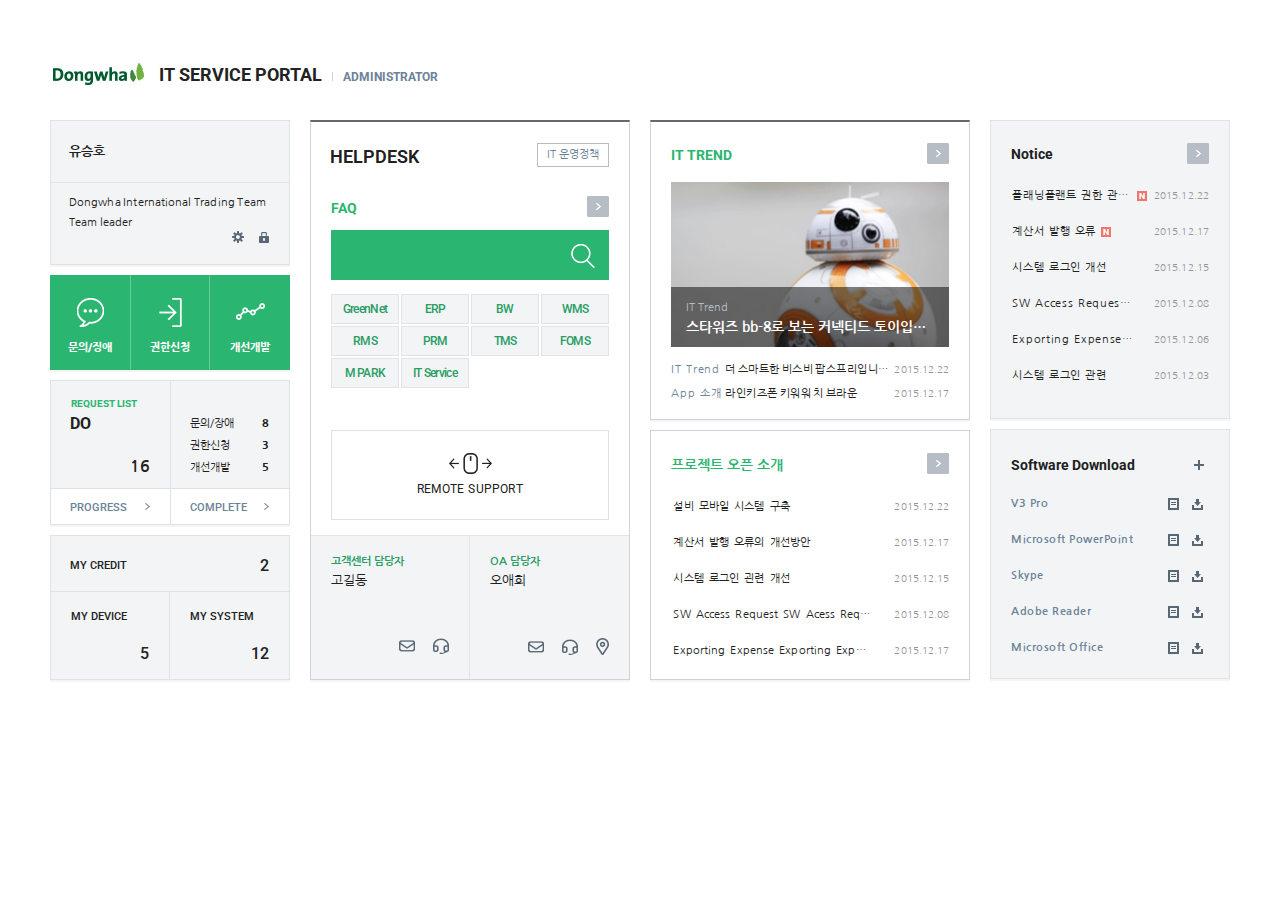
<file: index.html>
<!DOCTYPE html>
<html lang="ko">
<head>
    <meta charset="UTF-8">
    <meta http-equiv="X-UA-Compatible" content="IE=edge">
    <meta name="viewport" content="width=device-width, initial-scale=1.0">
    <title>Dongwha IT SERVICE PORTAL</title>
    <link rel="stylesheet" href="css/reset.css">
    <link rel="stylesheet" href="css/style.css">
</head>
<body>
    <div id="wrap">
        <header>
            <h1><a href="index.html" class="logo"><img src="img/logo.jpg" alt="동화 로고"><span class="main_title en">IT SERVICE PORTAL</span></a></h1>
            <p class="sub_title en">ADMINISTRATOR</p>
        </header>
        <div class="section_wrap">
            <div class="inner">
                <section class="section1 container240">
                    <div class="box gray_box">
                        <div class="name">유승호</div>
                        <div class="info">
                            <p>Dongwha International Trading Team <br> Team leader</p>
                            <div class="settings_wrap">
                                <span class="settings"></span>
                                <span class="security"></span>
                            </div>
                        </div>
                    </div>
                    <div class="box inquiry_box">
                        <a href="#" class="inquiry">문의/징애</a>
                        <a href="#" class="authority">권한신청</a>
                        <a href="#" class="inprove">개선개발</a>
                    </div>
                    <div class="box">
                        <div class="request_list ">
                            <div class="list_box col1 strong">
                                <p class="en">REQUEST LIST</p>
                                <div class="do_area">
                                    <span class="en">DO</span>
                                    <span>16</span>
                                </div>
                            </div>
                            <div class="list_box col1">
                                <div class="text_area">
                                    <div>
                                        <span class="txt">문의/장애</span>
                                        <span class="num">8</span>
                                    </div>
                                    <div>
                                        <span class="txt">권한신청</span>
                                        <span class="num">3</span>
                                    </div>
                                    <div>
                                        <span class="txt">개선개발</span>
                                        <span class="num">5</span>
                                    </div>
                                </div>
                            </div>
                            <div class="list_box col2">
                                <p class="en">PROGRESS</p>
                            </div>
                            <div class="list_box col2">
                                <p class="en">COMPLETE</p>
                            </div>
                        </div>
                    </div>
                    <div class="box gray_box my_box_wrap en clearfix">
                        <div class="my_box credit">
                            <a href="#">
                                <span class="en">MY CREDIT</span>
                                <span class="num">2</span>
                            </a>
                        </div>
                        <div class="my_box device">
                            <a href="#">
                                <span class="en">MY DEVICE</span>
                                <span class="num">5</span>
                            </a>
                        </div>
                        <div class="my_box system">
                            <a href="#">
                                <span class="en">MY SYSTEM</span>
                                <span class="num">12</span>
                            </a>
                        </div>
                    </div>
                </section>

                <section class="section2 container320">
                    <div class="section_top">
                        <div class="help_area"> 
                            <p class="en">HELPDESK</p>
                            <a href="itpolicy.html" class="policy" target="_blank">IT 운영정책</a>
                        </div>
                        <div class="sub_header">
                            <h3 class="en">FAQ</h3>
                            <a href="faq2depth.html" class="more"><span class="ir_pm">더보기</span></a>
                        </div>
                        <div class="search_box"><input type="text"></div>
                        <ul class="keywords_list">
                            <li><a href="#" class="en">GreenNet</a></li>
                            <li><a href="#" class="en">ERP</a></li>
                            <li><a href="#" class="en">BW</a></li>
                            <li><a href="#" class="en">WMS</a></li>
                            <li><a href="#" class="en">RMS</a></li>
                            <li><a href="#" class="en">PRM</a></li>
                            <li><a href="#" class="en">TMS</a></li>
                            <li><a href="#" class="en">FOMS</a></li>
                            <li><a href="#" class="en">M PARK</a></li>
                            <li><a href="#" class="en">IT Service</a></li>
                        </ul>
                        <div class="reomte_box">
                            <div class="mouse_area">
                                <span class="mouse_left"></span>
                                <span class="mouse"></span>
                                <span class="mouse_right"></span>
                            </div>
                            <p class="en">REMOTE SUPPORT</p>
                        </div>
                    </div>
                    <div class="section_bottom">
                        <div class="manager_box">
                            <p class="manager">고객센터 담당자</p>
                            <p class="name">고길동</p>
                            <div class="icon_area">
                                <a href="#" class="msg"></a>
                                <a href="#" class="headphone"></a>
                            </div>
                        </div>
                        <div class="manager_box">
                            <p class="manager">OA 담당자</p>
                            <p class="name">오애희</p>
                            <div class="icon_area">
                                <a href="#" class="msg"></a>
                                <a href="#" class="headphone"></a>
                                <a href="#" class="locate"></a>
                            </div>
                        </div>
                    </div>
                </section>

                <section class="section3 container320">
                    <div class="trend_box box">
                        <div class="sub_header">
                            <h3 class="en">IT TREND</h3>
                            <a href="it_trend.html" class="more"><span class="ir_pm">더보기</span></a>
                        </div>
                        <div class="img_wrap">
                            <div class="img_area"></div>
                            <div class="img_content">
                                <p class="img_category">IT Trend</p>
                                <p class="txt">스타워즈 bb-8로 보는 커넥티드 토이입니다.</p>
                            </div>
                        </div>
                        <ul class="list_area">
                            <li>
                                <a href="trend_layerpop.html">
                                    <span class="category">IT Trend</span>
                                    <span class="content">더 스마트한 비스비 팝스프리입니다.</span>
                                    <span class="date">2015.12.22</span>
                                </a>
                            </li>
                            <li>
                                <a href="trend_layerpop.html">
                                    <span class="category">App 소개</span>
                                    <span class="content">라인키즈폰 키워워 치 브라운</span>
                                    <span class="date">2015.12.17</span>
                                </a>
                            </li>
                        </ul>
                    </div>
                    <div class="project_box box">
                        <div class="sub_header">
                            <h3>프로젝트 오픈 소개</h3>
                            <a href="#" class="more"><span class="ir_pm">더보기</span></a>
                        </div>
                        <ul class="list_area">
                            <li>
                                <a href="#">
                                    <span class="content">설비 모바일 시스템 구축</span>
                                    <span class="date">2015.12.22</span>
                                </a>
                            </li>
                            <li>
                                <a href="#">
                                    <span class="content">계산서 발행 오류의 개선방안</span>
                                    <span class="date">2015.12.17</span>
                                </a>
                            </li>
                            <li>
                                <a href="#">
                                    <span class="content">시스템 로그인 괸련 개선</span>
                                    <span class="date">2015.12.15</span>
                                </a>
                            </li>
                            <li>
                                <a href="#">
                                    <span class="content">SW Access Request SW Acess Request</span>
                                    <span class="date">2015.12.08</span>
                                </a>
                            </li>
                            <li>
                                <a href="#">
                                    <span class="content">Exporting Expense Exporting Expense</span>
                                    <span class="date">2015.12.17</span>
                                </a>
                            </li>
                        </ul>
                    </div>
                </section>

                <section class="section4 container240">
                    <div class="notice_box gray_box box">
                        <div class="sub_header">
                            <h3 class="en">Notice</h3>
                            <a href="#" class="more"><span class="ir_pm">더보기</span></a>
                        </div>
                        <ul class="notice_list list_area">
                            <li>
                                <a href="#">
                                    <div class="content_wrap">
                                        <span class="content">플래닝플랜트 권한 관려건입니다.</span>
                                        <span><img src="img/new.png" alt="새로운소식"></span>
                                    </div>
                                    <span class="date">2015.12.22</span>
                                </a>
                            </li>
                            <li>
                                <a href="#">
                                    <div class="content_wrap">
                                        <span class="content">계산서 발행 오류</span>
                                        <span><img src="img/new.png" alt="새로운소식"></span>
                                    </div>
                                    <span class="date">2015.12.17</span>
                                </a>
                            </li>
                            <li>
                                <a href="#">
                                    <span class="content">시스템 로그인 개선</span>
                                    <span class="date">2015.12.15</span>
                                </a>
                            </li>
                            <li>
                                <a href="#">
                                    <span class="content">SW Access Request SW Access</span>
                                    <span class="date">2015.12.08</span>
                                </a>
                            </li>
                            <li>
                                <a href="#">
                                    <span class="content">Exporting Expenses Exporting Expenses</span>
                                    <span class="date">2015.12.06</span>
                                </a>
                            </li>
                            <li>
                                <a href="#">
                                    <span class="content">시스템 로그인 관련</span>
                                    <span class="date">2015.12.03</span>
                                </a>
                            </li>
                        </ul>
                    </div>
                    <div class="download_box gray_box box">
                        <div class="sub_header">
                            <h3 class="en ">Software Download</h3>
                            <a href="software_download.html" class="more"><span class="ir_pm">더보기</span></a>
                        </div>
                        <ul class="download_list list_area">
                            <li>
                                <span class="content">V3 Pro</span>
                                <div class="icon_wrap">
                                    <a href="#" class="preview"></a>
                                    <a href="#" class="download"></a>
                                </div>
                            </li>
                            <li>
                                <span class="content">Microsoft PowerPoint</span>
                                <div class="icon_wrap">
                                    <a href="#" class="preview"></a>
                                    <a href="#" class="download"></a>
                                </div>
                            </li>
                            <li>
                                <span class="content">Skype</span>
                                <div class="icon_wrap">
                                    <a href="#" class="preview"></a>
                                    <a href="#" class="download"></a>
                                </div>
                            </li>
                            <li>
                                <span class="content">Adobe Reader</span>
                                <div class="icon_wrap">
                                    <a href="#" class="preview"></a>
                                    <a href="#" class="download"></a>
                                </div>
                            </li>
                            <li>
                                <span class="content">Microsoft Office</span>
                                <div class="icon_wrap">
                                    <a href="#" class="preview"></a>
                                    <a href="#" class="download"></a>
                                </div>
                            </li>
                            <li>
                                <span class="content">Microsoft Office</span>
                                <div class="icon_wrap">
                                    <a href="#" class="preview"></a>
                                    <a href="#" class="download"></a>
                                </div>
                            </li>
                            <li>
                                <span class="content">Microsoft Office</span>
                                <div class="icon_wrap">
                                    <a href="#" class="preview"></a>
                                    <a href="#" class="download"></a>
                                </div>
                            </li>
                        </ul>  
                    </div>
                </section>
            </div>
        </div>
    </div>
</body>
</html>
</file>
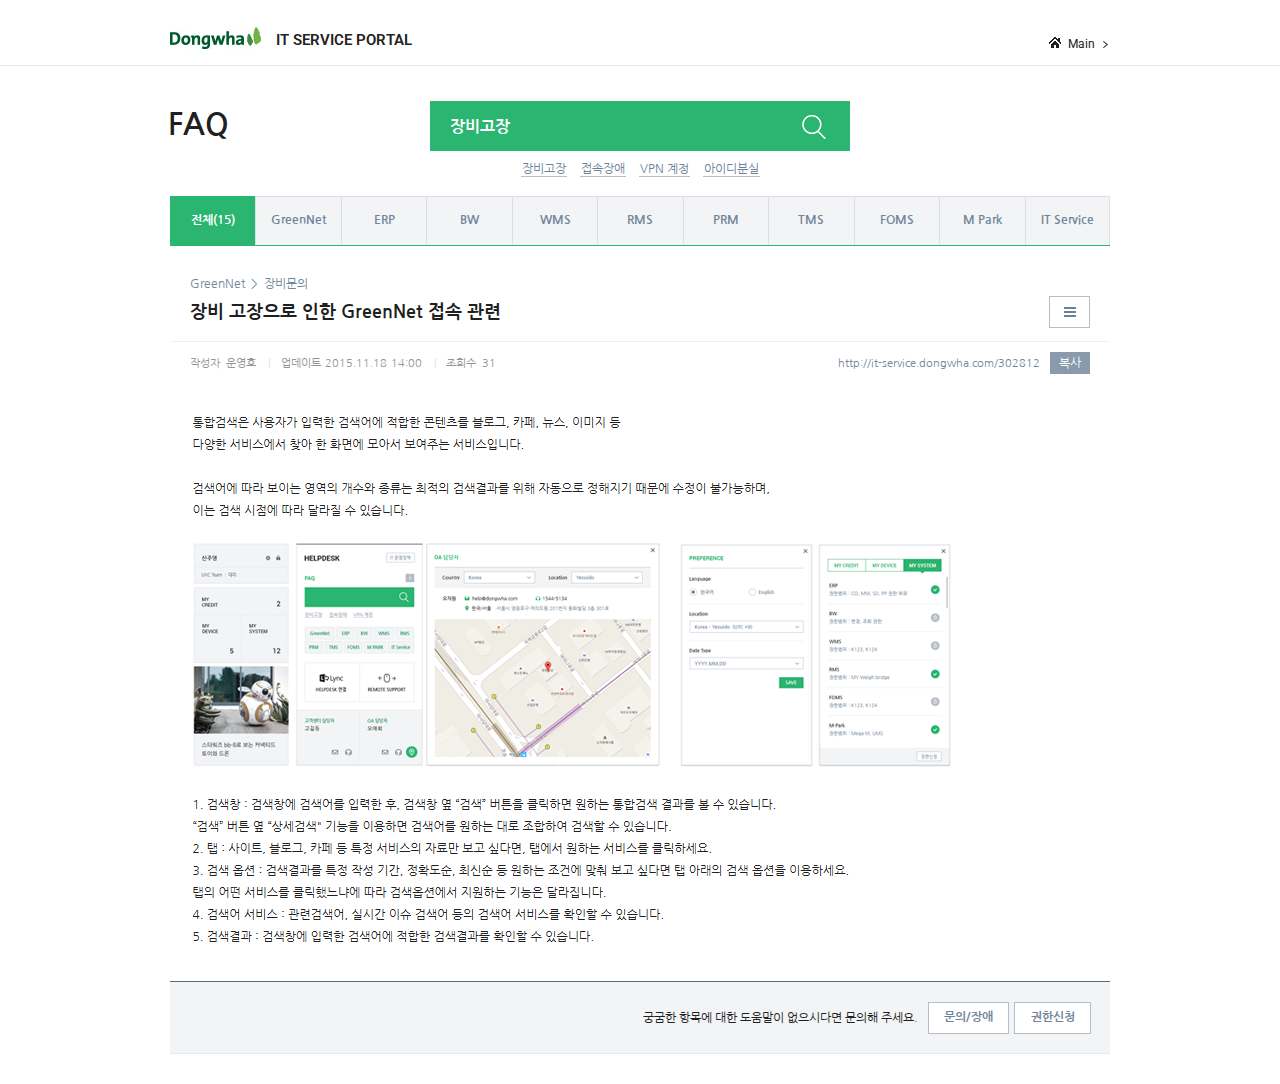
<file: faq.html>
<!DOCTYPE html>
<html lang="ko">
<head>
    <meta charset="UTF-8">
    <meta http-equiv="X-UA-Compatible" content="IE=edge">
    <meta name="viewport" content="width=device-width, initial-scale=1.0">
    <title>FAQ</title>
    <link rel="stylesheet" href="css/reset.css">
    <link rel="stylesheet" href="css/style.css">
</head>
<body>
    <div class="header_wrap">
        <div class="header">
            <div class="header_left">
                <a href="index.html" class="logo">
                    <h1><img src="img/logo.jpg" alt="동화 로고"></h1>
                    <p class="main_tit en">IT SERVICE PORTAL</p>
                </a>
            </div>
            <a href="index.html" class="main en">Main</a>
        </div>
    </div>
    <div class="inner940 faq">
        <nav class="faq_search_wrap">
            <h2>FAQ</h2>
            <div class="search_box_wrap">
                <div class="search_box">
                    <input type="text" value="장비고장">
                </div>
                <div class="keywords_wrap">
                    <div class="keyword"><a href="#">장비고장</a></div>
                    <div class="keyword"><a href="#">접속장애</a></div>
                    <div class="keyword"><a href="#">VPN 계정</a></div>
                    <div class="keyword"><a href="#">아이디분실</a></div>
                </div>
            </div>
        </nav>
        <ul class="tabs">
            <li class="active"><a href="#tab1">전체(15)</a></li>
            <li><a href="#tab2">GreenNet</a></li>
            <li><a href="#tab3">ERP</a></li>
            <li><a href="#tab4">BW</a></li>
            <li><a href="#tab5">WMS</a></li>
            <li><a href="#tab6">RMS</a></li>
            <li><a href="#tab7">PRM</a></li>
            <li><a href="#tab8">TMS</a></li>
            <li><a href="#tab9">FOMS</a></li>
            <li><a href="#tab10">M Park</a></li>
            <li><a href="#tab11">IT Service</a></li>
        </ul>
        <div class="contents_wrap">
            <div class="title_wrap">
                <div class="title_area">
                    <div class="text_wrap">
                        <span class="categorize">GreenNet > 장비문의</span>
                        <p class="tit">장비 고장으로 인한 GreenNet 접속 관련</p>
                    </div>
                    <a href="#" class="ham btn"></a>
                </div>
                <div class="info_area_wrap">
                    <div class="info_area">
                        <span>작성자 운영호</span>
                        <span class="update">업데이트 2015.11.18 14:00</span>
                        <span>조회수 31</span>
                    </div>
                    <div class="info_left">
                        <a href="#" class="url">http://it-service.dongwha.com/302812</a>
                        <button class="copy">복사</button>
                    </div>
                </div>
            </div>
            <div class="contents_area">
                <div class="contents"></div>
            </div>
        </div>
        <div class="faq_bottom">
            <p>궁굼한 항목에 대한 도움말이 없으시다면 문의해 주세요.</p>
            <div class="btn_wrap">
                <a href="from_write.html" class="btn query">문의/장애</a>
                <a href="from_write.html" class="btn">권한신청</a>
            </div>
        </div>
    </div>
</body>
</html>
</file>
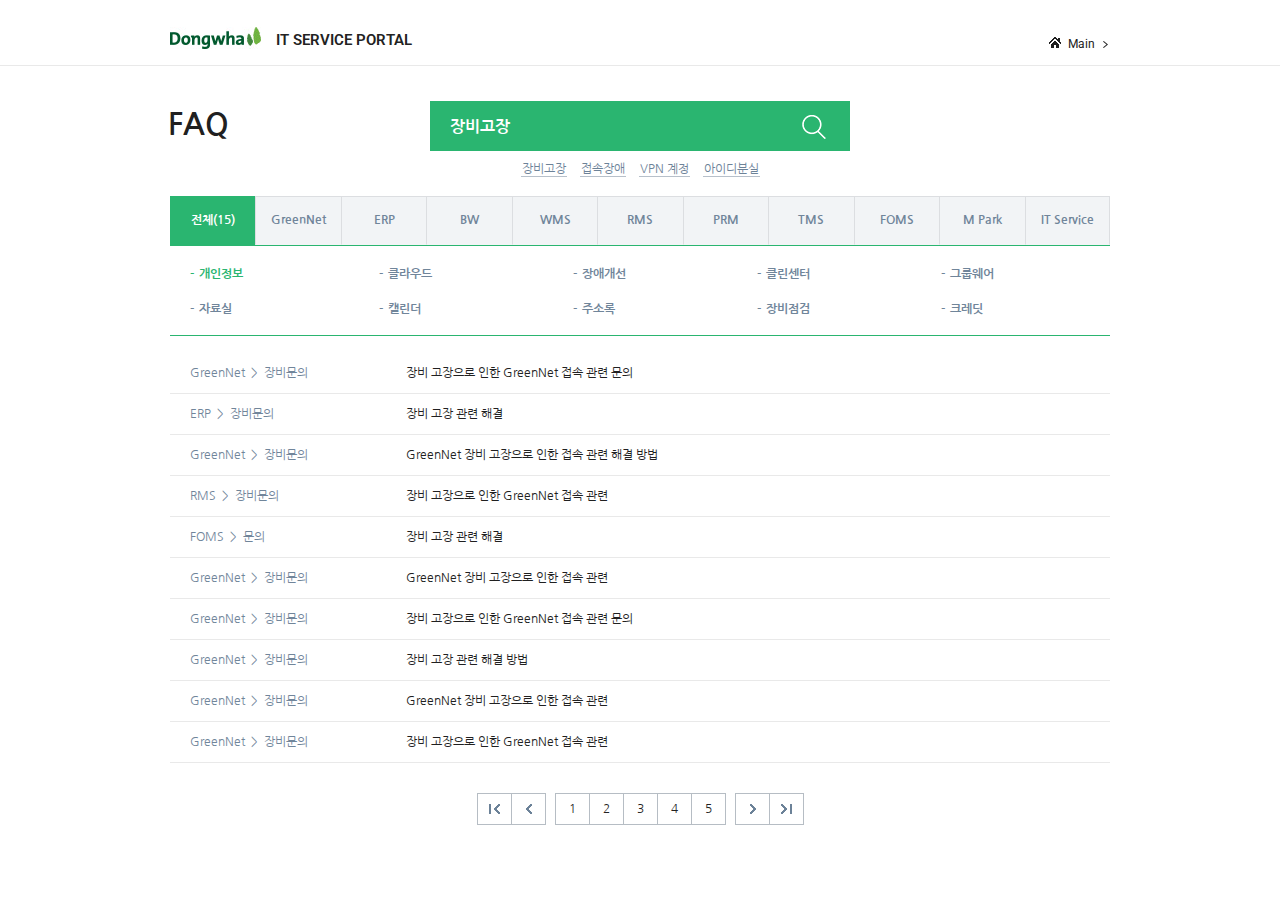
<file: faq2depth.html>
<!DOCTYPE html>
<html lang="ko">
<head>
    <meta charset="UTF-8">
    <meta http-equiv="X-UA-Compatible" content="IE=edge">
    <meta name="viewport" content="width=device-width, initial-scale=1.0">
    <title>FAQ</title>
    <link rel="stylesheet" href="css/reset.css">
    <link rel="stylesheet" href="css/style.css">
</head>
<body>
    <div class="header_wrap">
        <div class="header">
            <div class="header_left">
                <a href="index.html" class="logo">
                    <h1><img src="img/logo.jpg" alt="동화 로고"></h1>
                    <p class="main_tit en">IT SERVICE PORTAL</p>
                </a>
            </div>
            <a href="index.html" class="main en">Main</a>
        </div>
    </div>
    <div class="inner940">
        <nav class="faq_search_wrap">
            <h2>FAQ</h2>
            <div class="search_box_wrap">
                <div class="search_box">
                    <input type="text" value="장비고장">
                </div>
                <div class="keywords_wrap">
                    <div class="keyword"><a href="#">장비고장</a></div>
                    <div class="keyword"><a href="#">접속장애</a></div>
                    <div class="keyword"><a href="#">VPN 계정</a></div>
                    <div class="keyword"><a href="#">아이디분실</a></div>
                </div>
            </div>
        </nav>
        <section>
            <div class="tab_wrap">
                <ul class="tabs" data-tabgroup="first-tab-group">
                    <li class="active"><a href="#tab1">전체(15)</a></li>
                    <li><a href="#tab2">GreenNet</a></li>
                    <li><a href="#tab3">ERP</a></li>
                    <li><a href="#tab4">BW</a></li>
                    <li><a href="#tab5">WMS</a></li>
                    <li><a href="#tab6">RMS</a></li>
                    <li><a href="#tab7">PRM</a></li>
                    <li><a href="#tab8">TMS</a></li>
                    <li><a href="#tab9">FOMS</a></li>
                    <li><a href="#tab10">M Park</a></li>
                    <li><a href="#tab11">IT Service</a></li>
                </ul>
                <ul id="tab1" class="tab_list">
                    <li class="active"><a href="#">개인정보</a></li>
                    <li><a href="#">클라우드</a></li>
                    <li><a href="#">장애개선</a></li>
                    <li><a href="#">클린센터</a></li>
                    <li><a href="#">그룹웨어</a></li>
                    <li><a href="#">자료실</a></li>
                    <li><a href="#">캘린더</a></li>
                    <li><a href="#">주소록</a></li>
                    <li><a href="#">장비점검</a></li>
                    <li><a href="#">크레딧</a></li>
                </ul>
            </div>
            <div class="tbl_list_area">
                <ul class="article_list">
                    <li>
                        <span class="categorize">GreenNet  >  장비문의</span>
                        <div style="cursor: pointer;" onclick="location.href='faq.html';" class="article_tit">장비 고장으로 인한 GreenNet 접속 관련 문의</div>
                    </li>
                    <li>
                        <span class="categorize">ERP  >  장비문의</span>
                        <div style="cursor: pointer;" onclick="location.href='faq.html';" class="article_tit">장비 고장 관련 해결</div>
                    </li>
                    <li>
                        <span class="categorize">GreenNet  >  장비문의</span>
                        <div style="cursor: pointer;" onclick="location.href='faq.html';" class="article_tit">GreenNet 장비 고장으로 인한 접속 관련 해결 방법</div>
                    </li>
                    <li>
                        <span class="categorize">RMS  >  장비문의</span>
                        <div style="cursor: pointer;" onclick="location.href='faq.html';" class="article_tit">장비 고장으로 인한 GreenNet 접속 관련</div>
                    </li>
                    <li>
                        <span class="categorize">FOMS  >  문의</span>
                        <div style="cursor: pointer;" onclick="location.href='faq.html';" class="article_tit">장비 고장 관련 해결</div>
                    </li>
                    <li>
                        <span class="categorize">GreenNet  >  장비문의</span>
                        <div style="cursor: pointer;" onclick="location.href='faq.html';" class="article_tit">GreenNet 장비 고장으로 인한 접속 관련</div>
                    </li>
                    <li>
                        <span class="categorize">GreenNet  >  장비문의</span>
                        <div style="cursor: pointer;" onclick="location.href='faq.html';" class="article_tit">장비 고장으로 인한 GreenNet 접속 관련 문의</div>
                    </li>
                    <li>
                        <span class="categorize">GreenNet  >  장비문의</span>
                        <div style="cursor: pointer;" onclick="location.href='faq.html';" class="article_tit">장비 고장 관련 해결 방법</div>
                    </li>
                    <li>
                        <span class="categorize">GreenNet  >  장비문의</span>
                        <div style="cursor: pointer;" onclick="location.href='faq.html';" class="article_tit">GreenNet 장비 고장으로 인한 접속 관련</div>
                    </li>
                    <li>
                        <span class="categorize">GreenNet  >  장비문의</span>
                        <div style="cursor: pointer;" onclick="location.href='faq.html';" class="article_tit">장비 고장으로 인한 GreenNet 접속 관련</div>
                    </li>
                </ul>
                <div class="pagination">
                    <div class="prev_area">
                        <a href="#" class="btn_first btn"></a>
                        <a href="#" class="btn_prev btn"></a>
                    </div>
                    <div class="page_list">
                        <a href="#" class="btn">1</a>
                        <a href="#" class="btn is_on">2</a>
                        <a href="#" class="btn">3</a>
                        <a href="#" class="btn">4</a>
                        <a href="#" class="btn">5</a>
                    </div>
                    <div class="next_area">
                        <a href="#" class="btn_next btn"></a>
                        <a href="#" class="btn_last btn"></a>
                    </div>
                </div>
            </div>
        </section>
    </div>
</body>
</html>
</file>
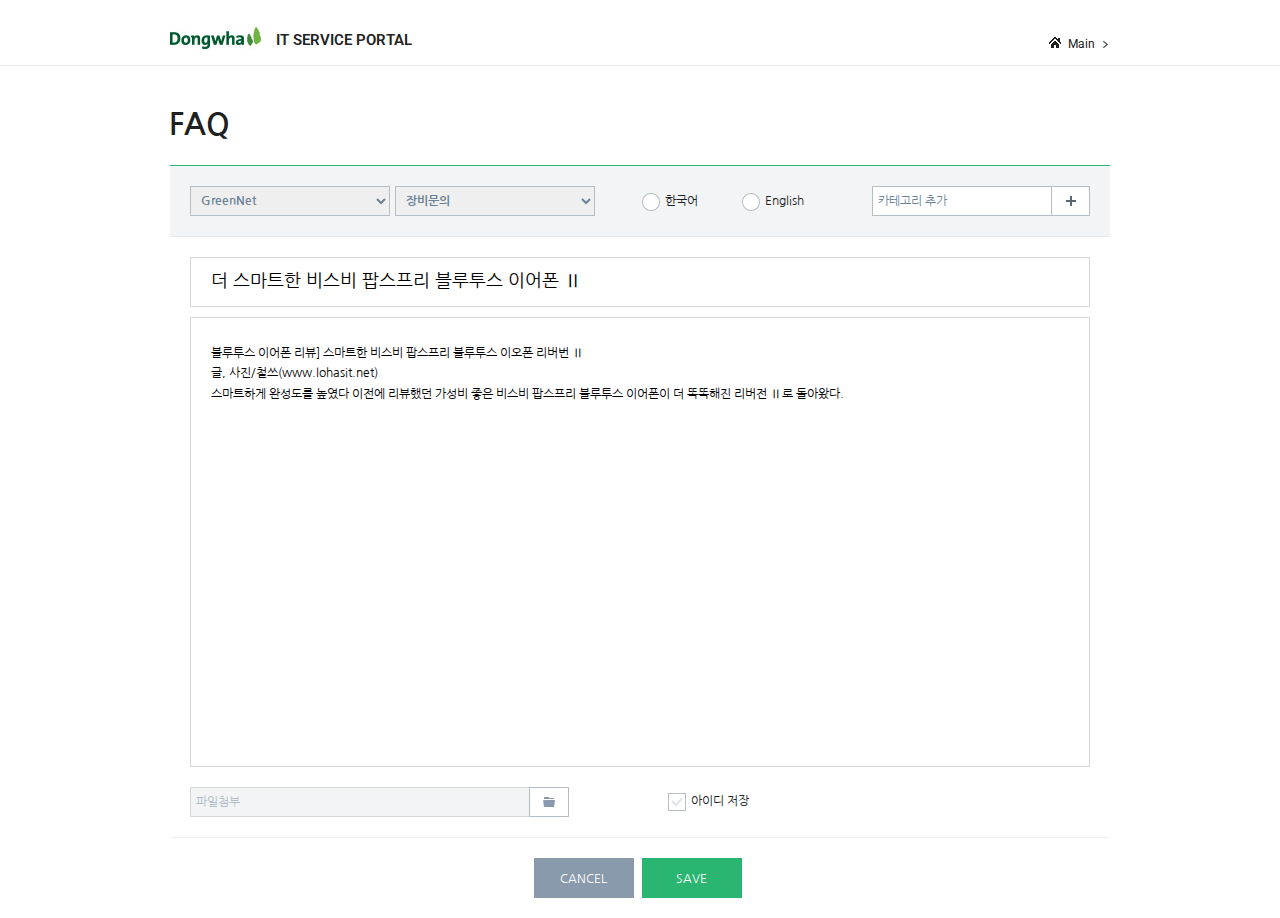
<file: from_write.html>
<!DOCTYPE html>
<html lang="ko">
<head>
    <meta charset="UTF-8">
    <meta http-equiv="X-UA-Compatible" content="IE=edge">
    <meta name="viewport" content="width=device-width, initial-scale=1.0">
    <title>From Write_FAQ</title>
    <link rel="stylesheet" href="css/reset.css">
    <link rel="stylesheet" href="css/style.css">
</head>
<body>
    <div class="header_wrap">
        <div class="header">
            <div class="header_left">
                <a href="index.html" class="logo">
                    <h1><img src="img/logo.jpg" alt="동화 로고"></h1>
                    <p class="main_tit en">IT SERVICE PORTAL</p>
                </a>
            </div>
            <a href="index.html" class="main en">Main</a>
        </div>
    </div>
    <div class="inner940 form_write">
        <h2 class="head_title">FAQ</h2>
        <div class="category_box">
            <div class="select_area">
                <div class="select_wrap">
                    <select name="greennet" id="greennet" class="greennet select_box">
                        <option value="greennet">GreenNet</option>
                    </select>
                </div>
                <div class="select_wrap">
                    <select name="inqury" id="inquiry" class="inquiry select_box">
                        <option value="inquiry">장비문의</option>
                    </select>
                </div>
            </div>
            <div class="lang_area radio_btn_wrap">
                <div class="radio_btn">
                    <input type="radio" name="lang" id="ko">
                    <label for="ko" class="ko">한국어</label>
                </div>
                <div class="radio_btn">
                    <input type="radio" name="lang" id="en">
                    <label for="en">English</label>
                </div>
            </div>

            <div class="add_category">
                <input type="text" id="category" value="카테고리 추가" class="category">
                <button class="more_btn btn"></button>
            </div>
        </div>
        <div class="faq_contents_wrap">
            <div class="contents_tit">
                <input type="text" value="더 스마트한 비스비 팝스프리 블루투스 이어폰 Ⅱ">
            </div>
            <textarea class="contents_txt" style="resize: none;">블루투스 이어폰 리뷰] 스마트한 비스비 팝스프리 블루투스 이오폰 리버번 Ⅱ &#10;글, 사진/철쓰(www.lohasit.net)&#10;스마트하게 완성도를 높였다 이전에 리뷰했던 가성비 좋은 비스비 팝스프리 블루투스 이어폰이 더 똑똑해진 리버전 Ⅱ로 돌아왔다.
            </textarea>
            <div class="contents_bottom">
                <div class="upload_file_area">
                    <input type="text" value="파일첨부">
                    <div class="folder_btn"></div>
                </div>
                <div class="checkbox_area">
                    <div class="checkbox">
                        <input type="checkbox" id="save_id1">
                        <label for="save_id1">아이디 저장</label>
                    </div>
                    <!-- <div class="checkbox">
                        <input type="checkbox" id="save_id2">
                        <label for="save_id2">아이디 저장</label>
                    </div> -->
                </div>
            </div>
        </div>
        <div class="button_wrap">
            <button class="button cancel">CANCEL</button>
            <button class="button save">SAVE</button>
        </div>
    </div>
</body>
</html>
</file>
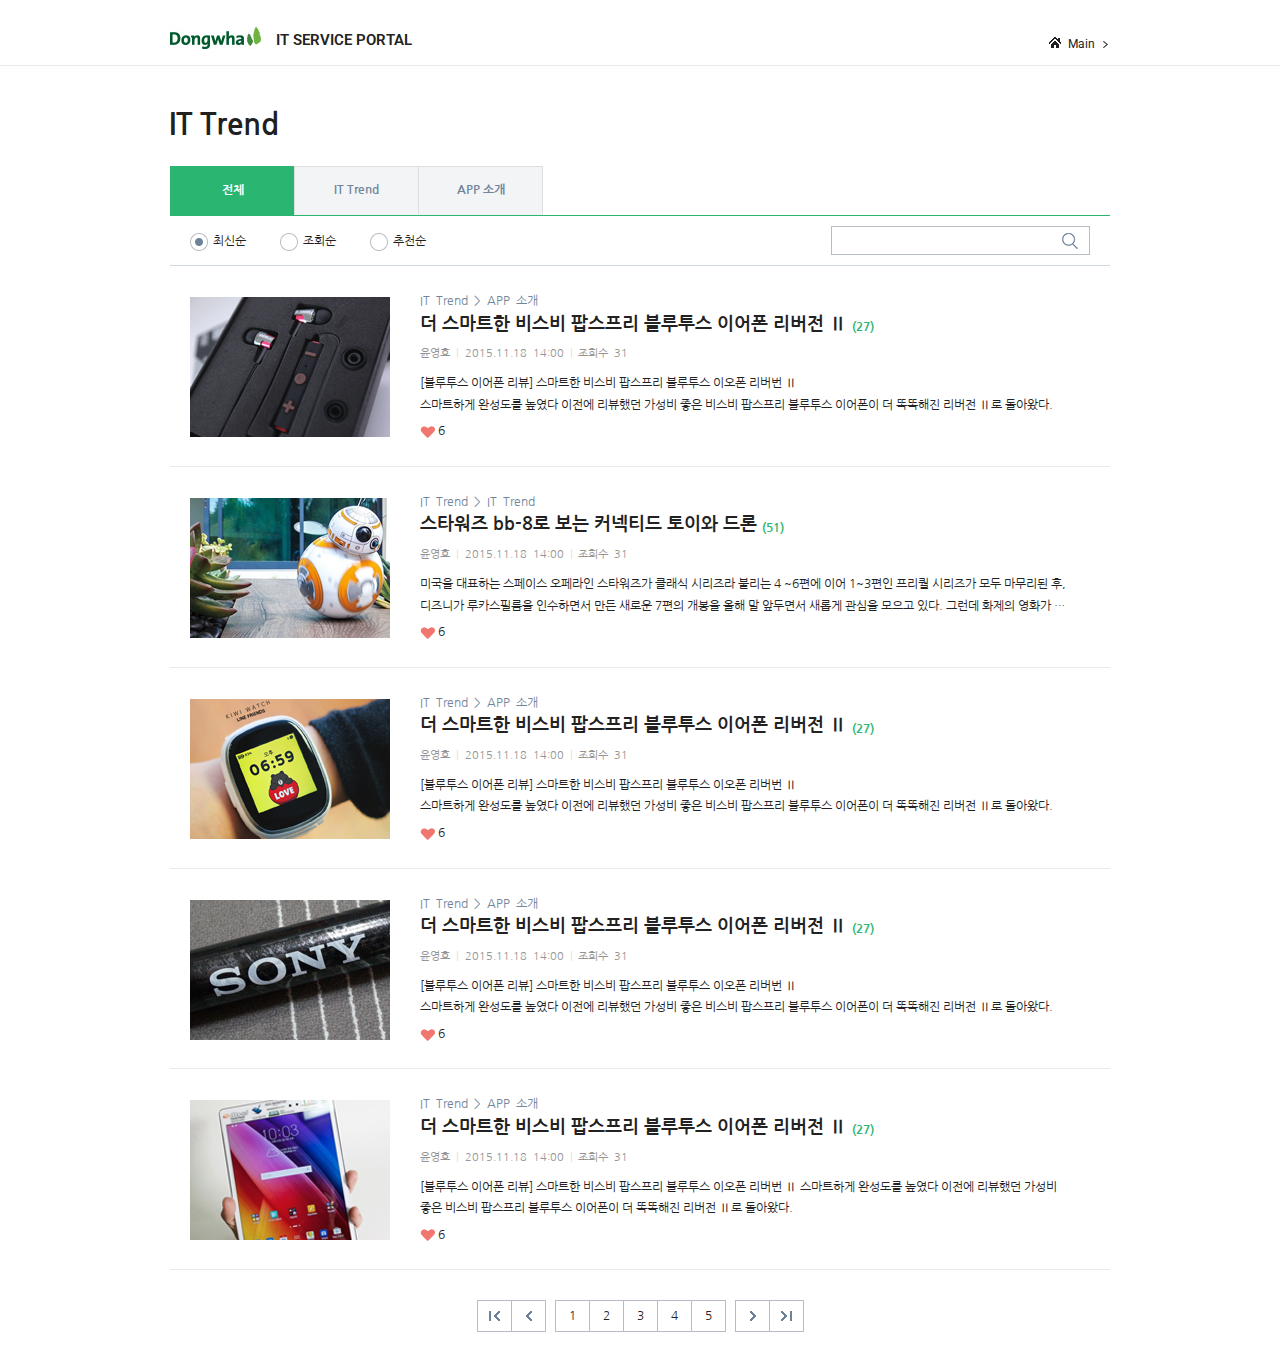
<file: it_trend.html>
<!DOCTYPE html>
<html lang="ko">
<head>
    <meta charset="UTF-8">
    <meta http-equiv="X-UA-Compatible" content="IE=edge">
    <meta name="viewport" content="width=device-width, initial-scale=1.0">
    <title>IT Trend</title>
    <link rel="stylesheet" href="css/reset.css">
    <link rel="stylesheet" href="css/style.css">
</head>
<body>
    <div class="header_wrap">
        <div class="header">
            <div class="header_left">
                <a href="index.html" class="logo">
                    <h1><img src="img/logo.jpg" alt="동화 로고"></h1>
                    <p class="main_tit en">IT SERVICE PORTAL</p>
                </a>
            </div>
            <a href="index.html" class="main en">Main</a>
        </div>
    </div>
    <div class="inner940 it_trend_wrap">
        <h2 class="it_trend">IT Trend</h2>
        <ul class="tabs clearfix">
            <li class="active"><a href="#tab1">전체</a></li>
            <li><a href="#tab2">IT Trend</a></li>
            <li><a href="#tab3">APP 소개</a></li>
        </ul>
        <div class="it_search_wrap clearfix">
            <div class="radio_btn_wrap fl">
                <div class="radio_btn">
                    <input type="radio" id="new" name="drone" value="new" checked>
                    <label for="new">최신순</label>
                </div>
                <div class="radio_btn">
                    <input type="radio" id="hits" name="drone" value="hits">
                    <label for="hits">조회순</label>
                </div>
                <div class="radio_btn">
                    <input type="radio" id="recommend" name="drone" value="recommend">
                    <label for="recommend">추천순</label>
                </div>
            </div>
            <div class="it_search fr">
                <input type="text">
            </div>
        </div>
        <div class="trend_contents_wrap">
            <ul class="article_list">
                <li>
                    <a href="trend_layerpop.html">
                        <div class="img_area"><div class="img"></div></div>
                        <div class="text_wrap">
                            <div class="text_top">
                                <p class="categorize">IT Trend > APP 소개</p>
                                <div class="tit_wrap">
                                    <p class="tit">더 스마트한 비스비 팝스프리 블루투스 이어폰 리버전 Ⅱ</p>
                                    <span class="sub_num">(27)</span>
                                </div>
                                <div class="info_area">
                                    <span>윤영호</span>
                                    <span>2015.11.18 14:00</span>
                                    <span>조회수 31</span>
                                </div>
                            </div>
                            <div class="text_bottom">
                                <p>[블루투스 이어폰 리뷰] 스마트한 비스비 팝스프리 블루투스 이오폰 리버번 Ⅱ <br> 스마트하게 완성도를 높였다 이전에 리뷰했던 가성비 좋은 비스비 팝스프리 블루투스 이어폰이 더 똑똑해진 리버전 Ⅱ로 돌아왔다.</p>
                                <p><img src="img/heart.png" alt="좋아요"> 6</p>
                            </div>
                        </div>
                    </a>
                </li>
                <li>
                    <a href="trend_layerpop.html">
                        <div class="img_area"><div class="img"></div></div>
                        <div class="text_wrap">
                            <div class="text_top">
                                <p class="categorize">IT Trend > IT Trend</p>
                                <div class="tit_wrap">
                                    <p class="tit">스타워즈 bb-8로 보는 커넥티드 토이와 드론</p>
                                    <span class="sub_num">(51)</span>
                                </div>
                                <div class="info_area">
                                    <span>윤영호</span>
                                    <span>2015.11.18 14:00</span>
                                    <span>조회수 31</span>
                                </div>
                            </div>
                            <div class="text_bottom">
                                <p>미국을 대표하는 스페이스 오페라인 스타워즈가 클래식 시리즈라 불리는 4 ~6편에 이어 1~3편인 프리퀄 시리즈가 모두 마무리된 후, 디즈니가 루카스필름을 인수하면서 만든 새로운 7편의 개봉을 올해 말 앞두면서 새롭게 관심을 모으고 있다. 그런데 화제의 영화가 미국을 대표합니다.</p>
                                <p><img src="img/heart.png" alt="좋아요"> 6</p>
                            </div>
                        </div>
                    </a>
                </li>
                <li>
                    <a href="trend_layerpop.html">
                        <div class="img_area"><div class="img"></div></div>
                        <div class="text_wrap">
                            <div class="text_top">
                                <p class="categorize">IT Trend > APP 소개</p>
                                <div class="tit_wrap">
                                    <p class="tit">더 스마트한 비스비 팝스프리 블루투스 이어폰 리버전 Ⅱ</p>
                                    <span class="sub_num">(27)</span>
                                </div>
                                <div class="info_area">
                                    <span>윤영호</span>
                                    <span>2015.11.18 14:00</span>
                                    <span>조회수 31</span>
                                </div>
                            </div>
                            <div class="text_bottom">
                                <p>[블루투스 이어폰 리뷰] 스마트한 비스비 팝스프리 블루투스 이오폰 리버번 Ⅱ <br> 스마트하게 완성도를 높였다 이전에 리뷰했던 가성비 좋은 비스비 팝스프리 블루투스 이어폰이 더 똑똑해진 리버전 Ⅱ로 돌아왔다.</p>
                                <p><img src="img/heart.png" alt="좋아요"> 6</p>
                            </div>
                        </div>
                    </a>
                </li>
                <li>
                    <a href="trend_layerpop.html">
                        <div class="img_area"><div class="img"></div></div>
                        <div class="text_wrap">
                            <div class="text_top">
                                <p class="categorize">IT Trend > APP 소개</p>
                                <div class="tit_wrap">
                                    <p class="tit">더 스마트한 비스비 팝스프리 블루투스 이어폰 리버전 Ⅱ</p>
                                    <span class="sub_num">(27)</span>
                                </div>
                                <div class="info_area">
                                    <span>윤영호</span>
                                    <span>2015.11.18 14:00</span>
                                    <span>조회수 31</span>
                                </div>
                            </div>
                            <div class="text_bottom">
                                <p>[블루투스 이어폰 리뷰] 스마트한 비스비 팝스프리 블루투스 이오폰 리버번 Ⅱ <br> 스마트하게 완성도를 높였다 이전에 리뷰했던 가성비 좋은 비스비 팝스프리 블루투스 이어폰이 더 똑똑해진 리버전 Ⅱ로 돌아왔다.</p>
                                <p><img src="img/heart.png" alt="좋아요"> 6</p>
                            </div>
                        </div>
                    </a>
                </li>
                <li>
                    <a href="trend_layerpop.html">
                        <div class="img_area"><div class="img"></div></div>
                        <div class="text_wrap">
                            <div class="text_top">
                                <p class="categorize">IT Trend > APP 소개</p>
                                <div class="tit_wrap">
                                    <p class="tit">더 스마트한 비스비 팝스프리 블루투스 이어폰 리버전 Ⅱ</p>
                                    <span class="sub_num">(27)</span>
                                </div>
                                <div class="info_area">
                                    <span>윤영호</span>
                                    <span>2015.11.18 14:00</span>
                                    <span>조회수 31</span>
                                </div>
                            </div>
                            <div class="text_bottom">
                                <p>[블루투스 이어폰 리뷰] 스마트한 비스비 팝스프리 블루투스 이오폰 리버번 Ⅱ 스마트하게 완성도를 높였다 이전에 리뷰했던 가성비 좋은 비스비 팝스프리 블루투스 이어폰이 더 똑똑해진 리버전 Ⅱ로 돌아왔다.</p>
                                <p><img src="img/heart.png" alt="좋아요"> 6</p>
                            </div>
                        </div>
                    </a>
                </li>
            </ul>
        </div>
        <div class="pagination">
            <div class="prev_area">
                <a href="#" class="btn_first btn"></a>
                <a href="#" class="btn_prev btn"></a>
            </div>
            <div class="page_list">
                <a href="#" class="btn">1</a>
                <a href="#" class="btn is_on">2</a>
                <a href="#" class="btn">3</a>
                <a href="#" class="btn">4</a>
                <a href="#" class="btn">5</a>
            </div>
            <div class="next_area">
                <a href="#" class="btn_next btn"></a>
                <a href="#" class="btn_last btn"></a>
            </div>
        </div>
    </div>
</body>
</html>
</file>
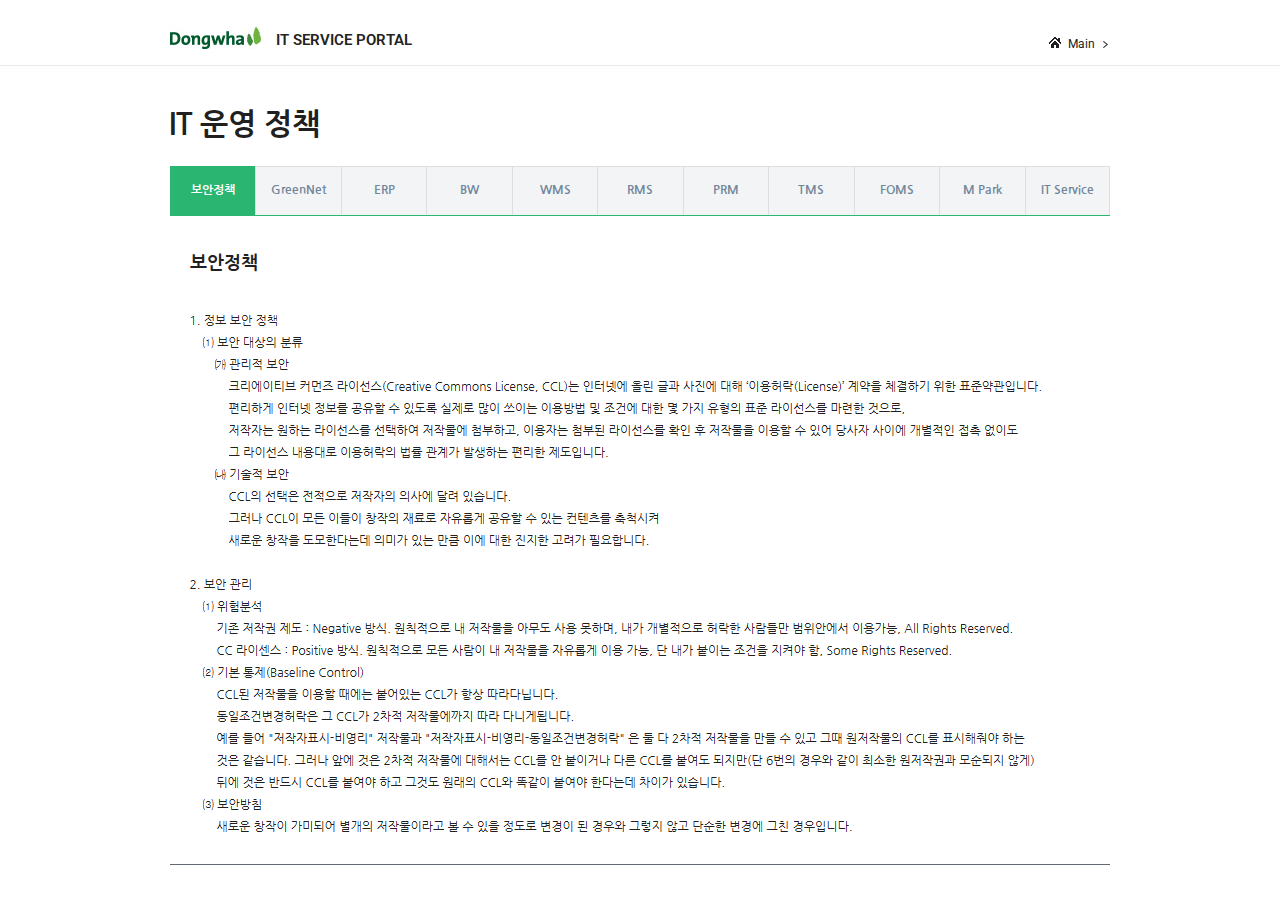
<file: itpolicy.html>
<!DOCTYPE html>
<html lang="ko">
<head>
    <meta charset="UTF-8">
    <meta http-equiv="X-UA-Compatible" content="IE=edge">
    <meta name="viewport" content="width=device-width, initial-scale=1.0">
    <title>IT 운영 정책</title>
    <link rel="stylesheet" href="css/reset.css">
    <link rel="stylesheet" href="css/style.css">
</head>
<body>
    <div class="header_wrap">
        <div class="header">
            <div class="header_left">
                <a href="index.html" class="logo">
                    <h1><img src="img/logo.jpg" alt="동화 로고"></h1>
                    <p class="main_tit en">IT SERVICE PORTAL</p>
                </a>
            </div>
            <a href="index.html" class="main en">Main</a>
        </div>
    </div>
    <div class="inner940 itpolicy_wrap">
        <h2 class="head_title">IT 운영 정책</h2>
        <ul class="tabs">
            <li class="active"><a href="#tab1">보안정책</a></li>
            <li><a href="#tab2">GreenNet</a></li>
            <li><a href="#tab3">ERP</a></li>
            <li><a href="#tab4">BW</a></li>
            <li><a href="#tab5">WMS</a></li>
            <li><a href="#tab6">RMS</a></li>
            <li><a href="#tab7">PRM</a></li>
            <li><a href="#tab8">TMS</a></li>
            <li><a href="#tab9">FOMS</a></li>
            <li><a href="#tab10">M Park</a></li>
            <li><a href="#tab11">IT Service</a></li>
        </ul>
        <div class="contents_area">
            <div class="contents">
            <h4>보안정책</h4>
                <img src="img/itpolicy_cont.png" alt="보안정책">
            </div>
        </div>
    </div>
</body>
</html>
</file>
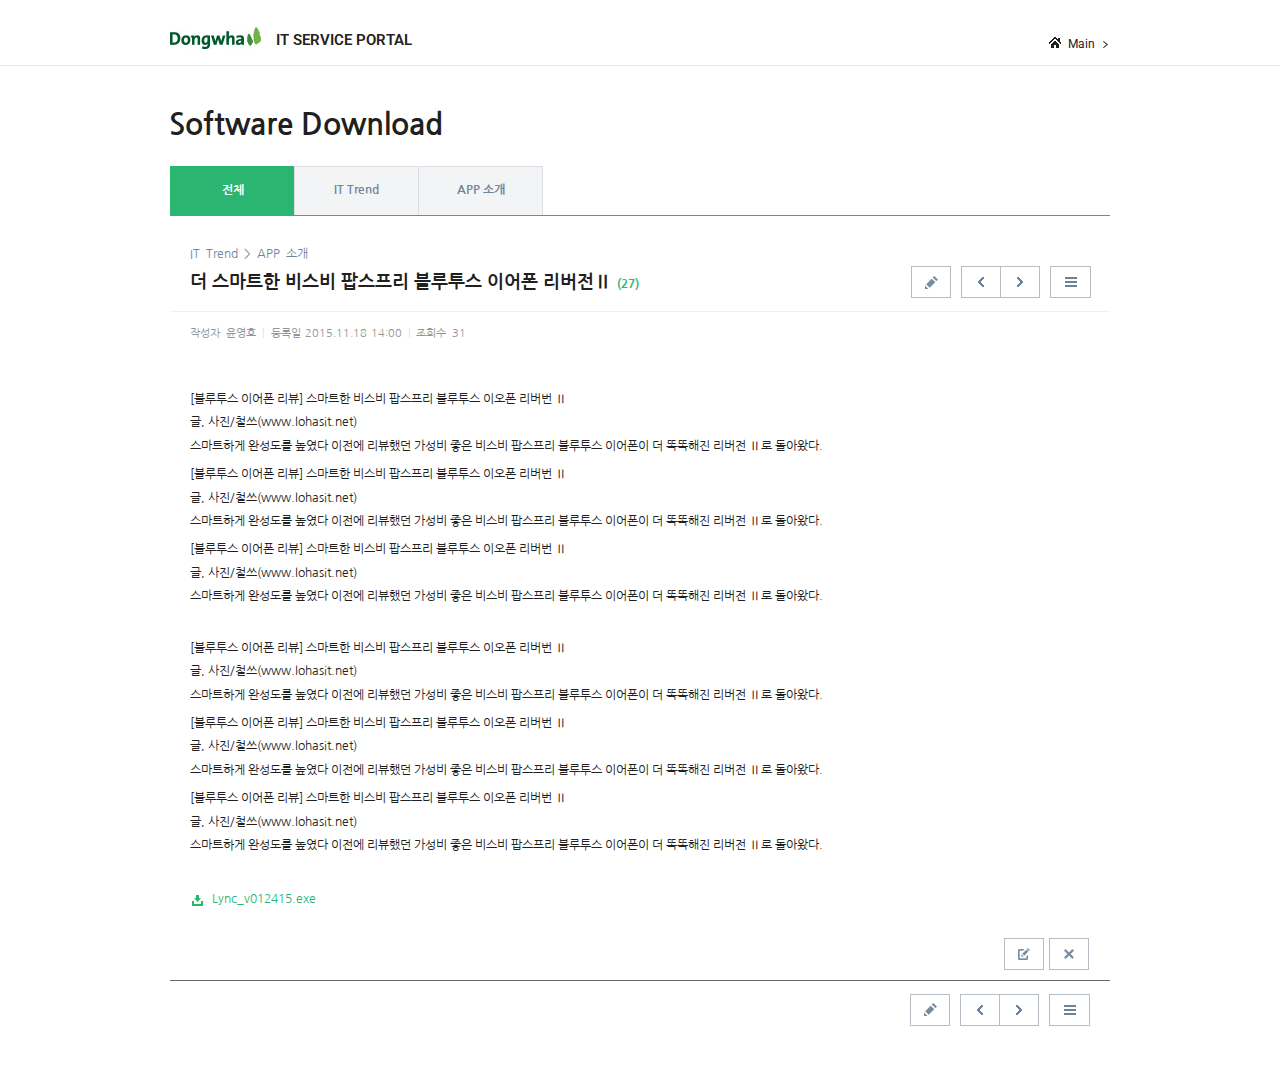
<file: software_download.html>
<!DOCTYPE html>
<html lang="ko">
<head>
    <meta charset="UTF-8">
    <meta http-equiv="X-UA-Compatible" content="IE=edge">
    <meta name="viewport" content="width=device-width, initial-scale=1.0">
    <title>Software Download</title>
    <link rel="stylesheet" href="css/reset.css">
    <link rel="stylesheet" href="css/style.css">
</head>
<body>
    <div class="header_wrap">
        <div class="header">
            <div class="header_left">
                <a href="index.html" class="logo">
                    <h1><img src="img/logo.jpg" alt="동화 로고"></h1>
                    <p class="main_tit en">IT SERVICE PORTAL</p>
                </a>
            </div>
            <a href="index.html" class="main en">Main</a>
        </div>
    </div>
    <div class="inner940 software_download_wrap">
        <h2 class="head_title">Software Download</h2>
        <ul class="tabs clearfix">
            <li class="active fl"><a href="#tab1">전체</a></li>
            <li class="fl"><a href="#tab2">IT Trend</a></li>
            <li class="fl"><a href="#tab3">APP 소개</a></li>
        </ul>
        <div class="title_wrap clearfix">
            <div class="title_area">
                <div class="text_wrap">
                    <p class="categorize">IT Trend > APP 소개</p>
                    <div class="tit_wrap">
                        <p class="tit">더 스마트한 비스비 팝스프리 블루투스 이어폰 리버전Ⅱ</p>
                        <span class="sub_num">(27)</span>
                    </div>
                </div>
                <div class="btn_wrap">
                    <a href="#" class="write btn"></a>
                    <div class="prev_next_btn">
                        <a href="#" class="prev btn"></a>
                        <a href="#" class="next btn"></a>
                    </div>
                    <a href="#" class="ham btn"></a>
                </div>
            </div>
            <div class="info_area_wrap">
                <div class="info_area">
                    <span>작성자 윤영호</span>
                    <span class="update">등록일 2015.11.18 14:00</span>
                    <span>조회수 31</span>
                </div>
            </div>
        </div>
        <div class="contents_area">
            <div class="contents">
                <p>
                    [블루투스 이어폰 리뷰] 스마트한 비스비 팝스프리 블루투스 이오폰 리버번 Ⅱ <br>
                    글, 사진/철쓰(www.lohasit.net) <br>
                    스마트하게 완성도를 높였다 이전에 리뷰했던 가성비 좋은 비스비 팝스프리 블루투스 이어폰이 더 똑똑해진 리버전 Ⅱ로 돌아왔다.
                </p>
                <p>
                    [블루투스 이어폰 리뷰] 스마트한 비스비 팝스프리 블루투스 이오폰 리버번 Ⅱ <br>
                    글, 사진/철쓰(www.lohasit.net) <br>
                    스마트하게 완성도를 높였다 이전에 리뷰했던 가성비 좋은 비스비 팝스프리 블루투스 이어폰이 더 똑똑해진 리버전 Ⅱ로 돌아왔다.
                </p>
                <p>
                    [블루투스 이어폰 리뷰] 스마트한 비스비 팝스프리 블루투스 이오폰 리버번 Ⅱ <br>
                    글, 사진/철쓰(www.lohasit.net) <br>
                    스마트하게 완성도를 높였다 이전에 리뷰했던 가성비 좋은 비스비 팝스프리 블루투스 이어폰이 더 똑똑해진 리버전 Ⅱ로 돌아왔다.
                </p>
                <br>
                <p>
                    [블루투스 이어폰 리뷰] 스마트한 비스비 팝스프리 블루투스 이오폰 리버번 Ⅱ <br>
                    글, 사진/철쓰(www.lohasit.net) <br>
                    스마트하게 완성도를 높였다 이전에 리뷰했던 가성비 좋은 비스비 팝스프리 블루투스 이어폰이 더 똑똑해진 리버전 Ⅱ로 돌아왔다.
                </p>
                <p>
                    [블루투스 이어폰 리뷰] 스마트한 비스비 팝스프리 블루투스 이오폰 리버번 Ⅱ <br>
                    글, 사진/철쓰(www.lohasit.net) <br>
                    스마트하게 완성도를 높였다 이전에 리뷰했던 가성비 좋은 비스비 팝스프리 블루투스 이어폰이 더 똑똑해진 리버전 Ⅱ로 돌아왔다.
                </p>
                <p>
                    [블루투스 이어폰 리뷰] 스마트한 비스비 팝스프리 블루투스 이오폰 리버번 Ⅱ <br>
                    글, 사진/철쓰(www.lohasit.net) <br>
                    스마트하게 완성도를 높였다 이전에 리뷰했던 가성비 좋은 비스비 팝스프리 블루투스 이어폰이 더 똑똑해진 리버전 Ⅱ로 돌아왔다.
                </p>
            </div>
            <div class="download_wrap">
                <a href="#" class="url">Lync_v012415.exe</a>
            </div>
            <div class="end">
                <div></div>
                <div class="btn_wrap">
                    <a href="#" class="edit btn"></a>
                    <a href="#" class="close btn"></a>
                </div>
            </div>
        </div>
        <div class="btn_wrap right">
            <a href="#" class="write btn"></a>
            <div class="prev_next_btn">
                <a href="#" class="prev btn"></a>
                <a href="#" class="next btn"></a>
            </div>
            <a href="#" class="ham btn"></a>
        </div>
    </div>
</body>
</html>
</file>
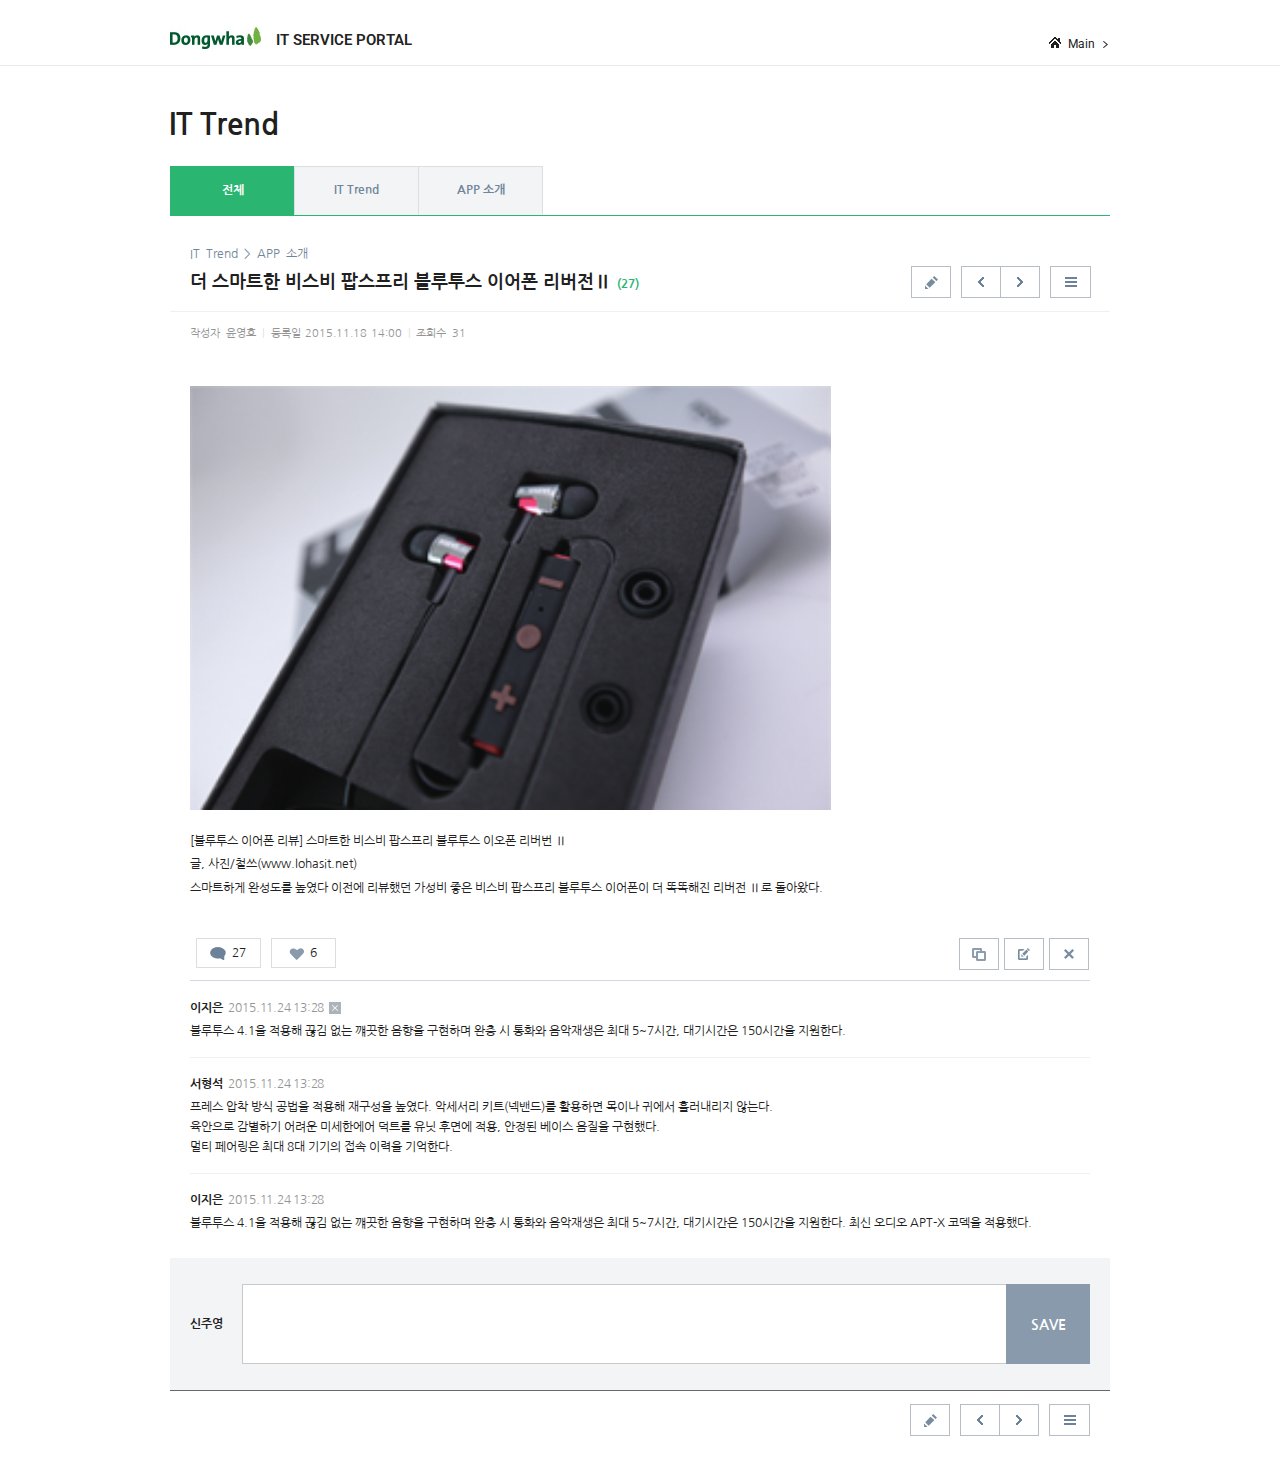
<file: trend_layerpop.html>
<!DOCTYPE html>
<html lang="ko">
<head>
    <meta charset="UTF-8">
    <meta http-equiv="X-UA-Compatible" content="IE=edge">
    <meta name="viewport" content="width=device-width, initial-scale=1.0">
    <title>IT Trend Layerpop</title>
    <link rel="stylesheet" href="css/reset.css">
    <link rel="stylesheet" href="css/style.css">
</head>
<body>
    <div class="header_wrap">
        <div class="header">
            <div class="header_left">
                <a href="index.html" class="logo">
                    <h1><img src="img/logo.jpg" alt="동화 로고"></h1>
                    <p class="main_tit en">IT SERVICE PORTAL</p>
                </a>
            </div>
            <a href="index.html" class="main en">Main</a>
        </div>
    </div>
    <div class="inner940 layerpop_wrap">
        <h2 class="it_trend">IT Trend</h2>
        <ul class="tabs">
            <li class="active"><a href="#tab1">전체</a></li>
            <li><a href="#tab2">IT Trend</a></li>
            <li><a href="#tab3">APP 소개</a></li>
        </ul>
        <div class="title_wrap">
            <div class="title_area">
                <div class="text_wrap">
                    <p class="categorize">IT Trend > APP 소개</p>
                    <div class="tit_wrap">
                        <p class="tit">더 스마트한 비스비 팝스프리 블루투스 이어폰 리버전Ⅱ</p>
                        <span class="sub_num">(27)</span>
                    </div>
                </div>
                <div class="btn_wrap">
                    <a href="#" class="write btn"></a>
                    <div class="prev_next_btn">
                        <a href="#" class="prev btn"></a>
                        <a href="#" class="next btn"></a>
                    </div>
                    <a href="#" class="ham btn"></a>
                </div>
            </div>
            <div class="info_area_wrap">
                <div class="info_area">
                    <span>작성자 윤영호</span>
                    <span class="update">등록일 2015.11.18 14:00</span>
                    <span>조회수 31</span>
                </div>
            </div>
        </div>
        <div class="contents_area">
            <div class="contents">
                <img src="img/trend_listimg1.png" alt="팝스프리 블루트스 이오폰 리버번">
                <p>
                    [블루투스 이어폰 리뷰] 스마트한 비스비 팝스프리 블루투스 이오폰 리버번 Ⅱ <br>
                    글, 사진/철쓰(www.lohasit.net) <br>
                    스마트하게 완성도를 높였다 이전에 리뷰했던 가성비 좋은 비스비 팝스프리 블루투스 이어폰이 더 똑똑해진 리버전 Ⅱ로 돌아왔다.
                </p>
            </div>
            <div class="end">
                <div class="left_btn">
                    <div class="checkbox_wrap btn">
                        <input type="checkbox">
                        <label class="comments">27</label>
                    </div>
                    <div class="checkbox_wrap btn">
                        <input type="checkbox" id="like">
                        <label for="like" class="like">6</label>
                    </div>
                </div>
                <div class="btn_wrap">
                    <button class="copy_btn btn"></button>
                    <div class="popup_overlay">
                        <div class="popup_content">
                            <select name="depth1" id="korean">
                                <option value="korean">카테고리 1depth: 한글(영문)</option>
                            </select>
                            <select name="depth1" id="english">
                                <option value="english">카테고리 2depth: 한글(영문)</option>
                            </select>
                            <div class="button_wrap">
                                <button class="button cancel">CANCEL</button>
                                <button class="button save">SAVE</button>
                            </div>
                        </div>
                    </div>
                    <button href="#" class="edit btn"></button>
                    <button href="#" class="close btn"></button>
                </div>
            </div>
            <div class="comments_wrap">
                <div class="comment">
                    <div class="comment_top">
                        <span class="name">이지은</span>
                        <span class="date">2015.11.24 13:28</span>
                        <span class="comment_cancel"></span>
                    </div>
                    <div class="comment_bottom">
                        <p>블루투스 4.1을 적용해 끊김 없는 꺠끗한 음향을 구현하며 완충 시 통화와 음악재생은 최대 5~7시간, 대기시간은 150시간을 지원한다.</p>
                    </div>
                </div>
                <div class="comment">
                    <div class="comment_top">
                        <span class="name">서형석</span>
                        <span class="date">2015.11.24 13:28</span>
                    </div>
                    <div class="comment_bottom">
                        <p>
                            프레스 압착 방식 공법을 적용해 재구성을 높였다. 악세서리 키트(넥밴드)를 활용하면 목이나 귀에서 흘러내리지 않는다. <br>
                            육안으로 감별하기 어려운 미세한에어 덕트를 유닛 후면에 적용, 안정된 베이스 음질을 구현했다. <br>
                            멀티 페어링은 최대 8대 기기의 접속 이력을 기억한다.
                        </p>
                    </div>
                </div>
                <div class="comment">
                    <div class="comment_top">
                        <span class="name">이지은</span>
                        <span class="date">2015.11.24 13:28</span>
                    </div>
                    <div class="comment_bottom">
                        <p>블루투스 4.1을 적용해 끊김 없는 꺠끗한 음향을 구현하며 완충 시 통화와 음악재생은 최대 5~7시간, 대기시간은 150시간을 지원한다. 최신 오디오 APT-X 코덱을 적용했다.</p>
                    </div>
                </div>
            </div>
        </div>
        <div class="writing_area">
            <p class="name">신주영</p>
            <textarea name="comments" cols="30" rows="10" style="resize: none;"></textarea>
            <button class="save_btn">SAVE</button>
        </div>
        <div class="btn_wrap right">
            <a href="#" class="write btn"></a>
            <div class="prev_next_btn">
                <a href="#" class="prev btn"></a>
                <a href="#" class="next btn"></a>
            </div>
            <a href="#" class="ham btn"></a>
        </div>
    </div>
    <script src='https://code.jquery.com/jquery-3.6.0.min.js'></script>
    <script>
        $(".copy_btn").on("click", function(){
          $(".popup_overlay,.popup_content").addClass("active");
        });

        $(".cancel").on("click", function(){
          $(".popup_overlay,.popup_content").removeClass("active");
        });
    </script>
</body>
</html>
</file>
<file: css/style.css>
@charset "URF-8";
/* common css */
#wrap{width: 1280px;margin: 0 auto;padding: 60px 50px;}
h2{font-size: 30px;margin-left: -1px;}
h3{font-size: 14px;}
section{margin-right: 20px;}
.box{margin-top: 10px;box-shadow: 0 2px #f5f5f5;}
.en{font-family: 'Roboto',sans-serif;}
.gray_box{background: #f2f4f6;border:1px solid #e0e3e6}
.sub_header{display: flex;justify-content: space-between;align-items: center;}
input[type="text"]{padding: 10px;font-size: 12px;}
input[type="radio"],
input[type='radio']:checked{width: 19px;height: 19px;accent-color: #6c8298;}
textarea{padding: 10px;font-size: 12px;line-height: 1.7;}
.btn{border: 1px solid #b6bdc4;display: inline-block;width:38px;height: 30px;text-align: center;line-height: 30px;background-position: center;background-repeat: no-repeat;margin-left: 5px;}
.btn:hover{border-color: #2ab570;background-position: center;background-repeat: no-repeat;}
.ham{background-image: url(../img/ham_btn.png);width: 39px; height: 30px;}
.ham:hover{background-image: url(../img/ham_hover.png);}
.txt_hover:hover{color: #2ab570;}
button{border: none;}
.edit{background-image: url(../img/edit_icon.png);background-color: #fff;}
.edit:hover{background-image: url(../img/edit_icon_hover.png);}
.close{background-image: url(../img/close_icon.png);display: inline-block;background-color: #fff;}
.close:hover{background-image: url(../img/close_icon_hover.png);}
.write{background-image: url(../img/write_icon.png);}
.write:hover{background-image: url(../img/write_icon_hover.png);}

/* header */
header{height: 60px; line-height: 34px;display: flex;}
h1{line-height: 27px;margin: 0 0px 0 3px;}
.logo img{width: 91px;height: 22px;margin-top: -1px;}
header p{font-weight: bold;}
h1 a .main_title{font-size: 18px; letter-spacing: 1.1 px;padding-left: 15px;}
.main_title:after{content: '';display: inline-block;width: 1px;height: 9px;margin: 0 10px;background: #cdd1d5;}
.sub_title{font-size: 12px;color: #6c8298;}

/* section_wrap */
.section_wrap>.inner{display: flex;}
.container240{width: 240px;}
.container320{width: 320px;}
.section_wrap section:last-child{margin-right: 0;}
section .box:first-child{margin-top: 0;}

/* section1 */
.section1 .name{font-size: 13px;font-weight: bold;border-bottom: 1px solid #e4e4e4;padding: 24px 18px;}
.section1 .info{padding: 10px 20px 15px 18px;line-height: 1.8;}
.section1 .info p{text-overflow: ellipsis;overflow: hidden;display: -webkit-box;-webkit-line-clamp: 2;-webkit-box-orient: vertical;word-break: break-word;letter-spacing: .1px;word-spacing: -.5px;}
.info .settings_wrap{text-align: right; margin-top: -3px;}
.info .settings_wrap span{cursor: pointer;}
.info .settings{background: url(../img/settings.png)no-repeat;display: inline-block;width: 12px;height: 12px;}
.info .settings:hover{background: url(../img/settings_hover.png)no-repeat;}
.info .security{background: url(../img/security.png)no-repeat;display: inline-block;width: 10px;height: 11px;margin-left: 12px;}
.info .security:hover{background: url(../img/security_hover.png)no-repeat;}

.inquiry_box{display: flex;}
.inquiry_box a{color: #fdfdfd;display: inline-block;width: 79px;height: 93px;background: #2ab570;text-align: center;border: 1px solid transparent;font-weight: 800;}
.inquiry_box a:hover{background: rgba(42, 181, 112,.6);}
.inquiry_box .inquiry::before{background: url( ../img/inquiry.png)no-repeat;display: block;content: '';width: 27px;height: 29px; margin: 22px auto 15px;}
.inquiry_box .authority{border-left: 1px solid #6acb9b;border-right: 1px solid #6acb9b;}
.inquiry_box .authority::before{background: url(../img/authority.png)no-repeat;display: block;content: '';width: 23px;height: 29px;margin: 22px auto 15px;}
.inquiry_box .inprove::before{background: url(../img/improve.png)no-repeat;display: block;content: '';width: 29px;height: 17px;margin: 27px auto 22px;}

.request_list{display: flex;flex-wrap: wrap;}
.request_list .list_box{width: 120px;padding: 18px 20px 20px;border: 1px solid #e0e3e6;}
.request_list .col1{height: 109px;background: #f2f4f6;}
.request_list .col1 span{display: block;text-overflow: ellipsis;overflow: hidden;white-space: nowrap;}
.request_list .col1 .num{font-weight: 800;}
.request_list .strong{font-weight: bold;font-size: 16px;}
.request_list .strong p{font-size: 10px; color: #2ab570;}
.request_list .strong .do_area {margin-top: 7px;cursor: pointer;}
.request_list .strong .do_area .en{margin-left: -1px;}
.request_list .strong .do_area:hover span,.col2:hover p,.list_box .text_area div:hover{color: #2ab570;}
.request_list .strong .do_area span:nth-child(2){text-align: right;margin-top: 27px;}
.request_list .list_box:nth-child(1),.request_list .list_box:nth-child(3){border-right: none;}
.request_list .list_box:nth-child(2) .text_area{margin: 13px 0 0 -1px;line-height: 1.7;}
.request_list .list_box:nth-child(2) .text_area div{display: flex;justify-content: space-between;padding-top: 3px;}
.request_list .list_box .text_area div{cursor: pointer;}
.request_list .col2{height: 36px;padding: 13px 20px;border-top: none;cursor: pointer;}
.col2 p{color: #6c8298;position: relative;font-weight: 500;margin-left: -1px;}
.col2 p::after{content: '';background: url(../img/right_arrow.png)no-repeat;width: 5px;height: 7px;display: inline-block;position: absolute;right: 0;top: 1px;}
.col2:hover p::after{background-image: url(../img/right_arrow_hover.png);;display: inline-block;}

.section1 .my_box_wrap .my_box{float: left;}
.section1 .my_box_wrap .my_box a{display: block; font-size: 11px;padding: 20px;}
.section1 .my_box_wrap .my_box span{display: block;}
.section1 .my_box_wrap .my_box span.en{font-weight: 500;}
.section1 .my_box_wrap .my_box .num{font-size: 16px;text-align: right;padding: 24px 0 0 3px;font-weight: 500;}
.section1 .my_box_wrap .my_box:hover a span{color: #2ab570;}

.my_box_wrap .credit{width: 100%;height: 56px;border-bottom: 1px solid #e0e3e6;}
.section1 .my_box_wrap .credit a{display: flex;justify-content: space-between;align-items: center;padding: 21px 20px 20px 19px;}
.section1 .my_box_wrap .credit span{display: inline-block;}
.section1 .my_box_wrap .credit .num{padding-top: 1px;text-align: right;}
.my_box_wrap .device,.my_box_wrap .system{width: 50%;height: 87px;}
.section1 .my_box_wrap .device a,.section1 .my_box_wrap .system a{padding-top: 19px;}
.my_box_wrap .device{border-right: 1px solid #e0e3e6;}

/* section 2 */
.section2{width: 321px;box-shadow: 0 2px #f5f5f5;}
.section2,.trend_box{border: 1px solid #cfd3d8;border-top: 2px solid #636970;margin-bottom: 3px;}
.section2 .section_top{padding: 20px 20px 15px;}
.help_area{display: flex; justify-content: space-between;align-items: center;margin: 1px 0 29px;} 
.help_area p{font-size: 18px;font-weight: 600; padding-top: 4px;margin-left: -1px;}
.help_area a{color: #6c8298;border: 1px solid #b6bdc4;display: inline-block;width: 70px;height: 22px;line-height: 22px;text-align: center;}
.help_area a:hover{color: #2ab570;border-color: #2ab570;}

.section2 .sub_header{margin-bottom: 13px;}
.container320 .sub_header h3{color: #2ab570; padding-top: 2px;}
.more{background: url(../img/more_btn.png)no-repeat;width: 22px;height: 21px;}
.more:hover{background: url(../img/more_btn_hover.png)no-repeat;}

.search_box{position: relative;margin-bottom: 14px;}
.search_box input{width: 278px;height: 50px;background: #2ab570;color: #fff;}
.search_box::after{background: url(../img/search_btn.png)no-repeat;content: ''; width: 24px;height: 24px;display: inline-block;position: absolute;right: 14px;top: 27%;cursor: pointer;}

.keywords_list{display: flex;flex-wrap: wrap;margin-bottom: 40px;}
.keywords_list li{height: 100%;margin-bottom: 2px; margin-right: 2px;}
.keywords_list li:hover a{border-color: #2ab570;}
.keywords_list li:nth-child(4),.keywords_list li:nth-child(8){margin-right: 0;}
.keywords_list li a{width: 66px;height: 28px; display: block;color: #2a9d64;text-align: center;line-height: 28px;font-weight: 500;border: 1px solid #dee4ea;background: #f2f4f6;font-size: 12px;text-overflow: ellipsis;overflow: hidden;white-space: nowrap;letter-spacing: -.7px;}

.reomte_box{width: 278px;height: 90px;border: 1px solid #dee1e4;line-height: 31px;text-align: center;}
.mouse_area{display: flex;align-items: center;justify-content: center;padding-top: 22px;}
.mouse_area span{display: block;}
.mouse_left{background: url(../img/mouse_left.png)no-repeat;width: 10px;height: 11px;}
.mouse{background: url(../img/mouse.png)no-repeat;width: 15px;height: 21px;margin: 0 4px;}
.mouse_right{background: url(../img/mouse_right.png)no-repeat;width: 10px;height: 11px;}
.reomte_box p{font-size: 12px;word-spacing: 1px;letter-spacing: .2px;}

/* manager_area */
.section_bottom{background: #f2f4f6;border-top: 1px solid #e4e4e4;display: flex;margin-top: 0;}
.section_bottom .manager_box{padding: 20px;width: 159px;line-height: 1.3;}
.section_bottom .manager_box .name{padding-top: 4px;font-size: 13px;}
.section_bottom .manager_box:nth-child(1){border-right: 1px solid #e4e4e4;}
.manager{color: #2a9d64;font-weight: 600;margin-top: -1px;}
.icon_area{padding: 48px 0 4px; display: flex;justify-content: flex-end;align-items: center}
.icon_area a{margin-left: 18px; background-repeat: no-repeat;display: inline-block;}
.icon_area .msg{background-image: url(../img/msg.png);width: 16px;height: 12px;}
.icon_area .msg:hover{background: url(../img/msg_hover.png)no-repeat;}
.icon_area .headphone{background-image: url(../img/headphone.png);width: 16px;height: 16px;}
.icon_area .headphone:hover{background: url(../img/headphone_hover.png)no-repeat;}
.icon_area .locate{background-image: url(../img//locate.png);width: 13px;height: 17px;}
.icon_area .locate:hover{background: url(../img/locate_hover.png)no-repeat;}

/* section 3 */
.section3 .box{padding: 20px 20px 19px;}
.project_box{border: 1px solid #cfd3d8;}
.section3 .sub_header{margin: 1px 0 18px;}
.trend_box .img_wrap{width: 278px; height: 165px;position: relative;overflow: hidden;margin-bottom: 17px;cursor: pointer;}
.trend_box .img_wrap:hover .img_content .txt{color: #2ab570;}
.trend_box .img_wrap>div{position: absolute;}
.trend_box .img_wrap .img_area{background: url(../img/trend_img.png) no-repeat;width: 100%;height: 100%;background-position: top 10% left 71%;background-size: inherit;}
.trend_box .img_wrap .img_content{height: 60px;width: 100%; background: rgba(0,0,0,.5);bottom: 0;padding: 14px 15px 15px;line-height: 1.3;}
.trend_box .img_wrap .img_content .img_category{color: #b6bdc4;}
.trend_box .img_wrap .img_content .txt{font-size: 14px;font-weight: 600; color: #fff;text-overflow: ellipsis;overflow: hidden;white-space: nowrap;padding-top: 3px;}

.trend_box .list_area{padding-bottom: 1px;}
.trend_box .list_area a{display: flex;justify-content: space-between;line-height: 1;}
.trend_box .list_area li:first-child{margin-bottom: 13px;}
.trend_box .list_area .category{width: 50px; color: #6c8298;}
.trend_box .list_area .content{width: 165px;letter-spacing: .5px;word-spacing: -1.5px;}
.content{text-overflow: ellipsis;overflow: hidden;white-space: nowrap;display: block;}
.list_area li:hover .content{color: #2ab570;}
.date{font-size: 10px;color: #949494;letter-spacing: .1px;display: block;word-spacing: .7px;}

.project_box .sub_header{margin: 2px 0 27px;}
.list_area{padding-bottom: 4px;}
.list_area li{margin-bottom: 25px;}
.list_area li:last-child{margin-bottom: 0px;}
.list_area li a{display: flex;justify-content: space-between;letter-spacing: .7px;word-spacing: .7px;}
.project_box .list_area li a .content{width: 200px;padding-left: 2px;letter-spacing: .1px;word-spacing: 2px;}

/* section 4 */
.section4 .box{padding: 20px 20px 18px;}
.section4 .sub_header{margin: 2px 0 26px;}
.section4 .sub_header h3{padding-top: 1px;}
.section4 .download_box li a{display: flex;justify-content: space-between; align-items: center;}

/* notice_list */
.content_wrap{display: flex;position: relative;}
.notice_list li .content{max-width: 120px;margin-right: 5px;}
.notice_box .notice_list li:last-child{margin-bottom: 17px;}
.section4 .notice_list {padding-bottom: 2px;}
.section4 .notice_list li {margin-bottom: 25px;margin: 0 0 25px 1px;}

/* download_box */
.section4 .download_box{padding: 20px 5px 17px 20px;}
.download_box .sub_header{padding: 2px 20px 0 0; margin-bottom: 23px;}
.download_box .sub_header .more{background: url(../img/more_plus.png)no-repeat right;}
.download_box .sub_header .more:hover{background-image: url(../img/more_plus_hover.png);}
.download_list::-webkit-scrollbar{width: 3px;background: transparent;padding-right: 5px;border-radius: 10px;}
.download_list::-webkit-scrollbar-thumb {background-color: #c4ccd4;border-radius: 10px;}
.download_list::-webkit-scrollbar-track {background-color: grey;border-radius: 10px;box-shadow: inset 0px 0px 5px white;}
.download_box .download_list{padding-right: 2px;height: 163px;overflow: auto;}
.download_box .download_list li:last-child{margin-bottom: 2px;}
.download_box .download_list li{margin-bottom: 22px;display: flex;}
.download_box .download_list li:hover .content{text-decoration: none;}
.download_box .download_list li .content{width: 157px;color: #6c8298;font-weight: 700;letter-spacing: .5px;}
.download_box .download_list li .icon_wrap{margin-right: 15px;}
.download_box .download_list li a{display: inline-block; width: 11px;background-repeat: no-repeat;}
.preview{background: url(../img/preview.png);height: 12px;}
.preview:hover{background: url(../img/preview_hover.png)no-repeat;}
.download{background: url(../img/dowload.png);height: 11px;margin-left: 10px;}
.download:hover{background: url(../img/dowload_hover.png)no-repeat;}

/* faq2depth.html style */

/* .header */
.inner940{font-size: 12px;max-width: 940px;margin: 0 auto;}
.inner940 section{margin: 11px 0 30px;}
.header_wrap{border-bottom: 1px solid #e9e9e9;}
.header{height: 65px;width: 940px;margin: 0 auto; font-size: 12px;display: flex;justify-content: space-between;line-height: 63px;}
.header_left>a{display: flex;padding-top: 2px;line-height: 47px;}
.header h1{margin:0 15px 0 0;line-height: 3px;padding: 26px 0 15px;}
.header h1 a{display: inline-block; height: 100%;}
.header .main_tit{font-size: 15px;font-weight: 600;padding: 15px 0 1px;}
.header .main{padding: 13px 2px 9px;}
.header .main:hover{color: #2ab570;}
.header .main::before{content: '';background: url(../img/home.png) no-repeat;width: 12px;height: 11px;display: inline-block;margin-right: 7px;}
.header .main:hover::before{background-image: url(../img/home.jpg);}
.header .main::after{content: '';background: url(../img/faq_right.png)no-repeat;display: inline-block;width: 5px;height: 7px;margin-left: 8px;}
.header .main:hover::after{background: url(../img/right_arrow_hover.png) no-repeat;}

/* nav */
.faq_search_wrap{padding:35px 0 10px;display: flex;}
.faq_search_wrap h2{width: 262px;padding-top: 9px;margin-left: -2px;} 
.faq_search_wrap .search_box{text-align: center;margin-bottom: 0;position: relative;}
.faq_search_wrap .search_box input{width: 420px;padding: 0 10px 0 20px;font-size: 16px;font-weight: 600;}
.faq_search_wrap .search_box::after{top: 27%;right: 24px;}
.faq_search_wrap .keywords_wrap {text-align: center;margin-top: 12px;}
.faq_search_wrap .keywords_wrap .keyword{line-height: 1;margin-left: 10px;display: inline;}
.faq_search_wrap .keywords_wrap .keyword:first-child{margin-left: 0px;}
.faq_search_wrap .keywords_wrap .keyword a{color: #6c8298;border-bottom: 1px solid #b7c0ca;padding: 1px;}

/* tabs */
.tabs{display: flex;margin-top: 10px;border-bottom: 1px solid #2ab570}
.tabs li {flex:1;line-height: 47px;}
.tabs a {display: block;text-align: center;color: #70859a;font-weight: 600;border: 1px solid #dcdee1;border-bottom-color: transparent;border-right: none; background: #f2f4f6}
.tabs a:hover{background: rgba(42, 181, 112,.6);color: #fff;}
.tabs li:last-child a{border-right: 1px solid #dcdee1;}
.tabs li.active a{background: #2ab570;color: #fff;border-color: #2ab570;}

.tab_list{display: flex;flex-wrap: wrap;padding: 11px 0px 8px 20px; border-bottom: 1px solid #2ab570;}
.tab_list li{width: 184px;line-height: 2.9;}
.tab_list li a{color: #70859a;font-weight: 600;padding-left: 15px;display: inline-block;}
.tab_list li:nth-child(1) a,.tab_list li:nth-child(6) a{padding-left: 0;}
.tab_list li:nth-child(2) a,.tab_list li:nth-child(7) a{padding-left: 5px;}
.tab_list li.active a{color: #2ab570;}
.tab_list li a:hover{color: #2ab570;}
.tab_list li a::before{content: '-';display: inline-block;margin-right: 5px;vertical-align: middle;}

/* tbl_list */
.tbl_list_area{margin-top: 17px;}
.article_list li{border-bottom: 1px solid #e9e9e9;display: flex;padding: 14px 20px;}
.categorize{width: 24%; color: #70859a;text-overflow: ellipsis;overflow: hidden;white-space: nowrap;word-spacing: 2.9px;}
.article_tit{width: 70%;text-overflow: ellipsis;overflow: hidden;white-space: nowrap;}
.article_tit:hover{color: #2ab570;}

/* pagination */
.pagination{display: flex;margin-top: 30px;justify-content: center;line-height: 28px;text-align: center; margin-bottom: 30px;}
.pagination .btn{width: 33px;margin-left: -1px;background-position: center;background-repeat: no-repeat;}
.pagination .btn:hover{background-position: center;background-repeat: no-repeat;border-color: #899aac;background-color: #899aac;}
.pagination .page_list{display: flex;margin: 0 10px;}
.pagination .page_list .btn:hover{background: #899aac; color: #fff;border-color: #899aac;}
.pagination .prev_area,.pagination .next_area{display: flex;}
.pagination .btn_first{background-image: url(../img/go_to_first.png);margin-left: 1px;}
.btn_first:hover{background-image: url(../img/go_to_first_hover.png);margin-left: 1px;}
.btn_prev{background-image: url(../img/prev_btn.png);}
.btn_prev:hover{background-image: url(../img/prev_btn_hover.png);}
.btn_next{background-image: url(../img/next_btn.png);}
.btn_next:hover{background-image: url(../img/next_btn_hover.png);}
.btn_last{background-image: url(../img/go_to_end.png);}
.btn_last:hover{background-image: url(../img/go_to_end_hover.png);}

/* FAQ style */
.faq{position: relative;}
.faq .tabs{margin-top: 11px;}
.faq h2{margin-left: -2px;}
.contents_wrap{margin-top: 5px;}
.title_wrap{margin-top: 5px;}
.title_area{display: flex;justify-content: space-between;;border-bottom: 1px solid #eff0f0;padding: 21px 20px 3px;}
.faq .title_area .text_wrap .tit{width: 850px;}
.faq .title_area .ham{background-position: center;margin: 24px 0 10px;}
.title_area .categorize{width: 100%;}
.info_area_wrap{padding: 15px 20px 16px;display: flex;justify-content: space-between;}
.faq .info_area_wrap{padding: 10px 20px 15px;align-items: center;}
.faq .info_area_wrap .info_area{padding: 0;}
.faq .info_area span:after{margin: 0 4px 0 12px;}
.info_area{word-spacing: 3px;display: inline-block;}
.info_area span.update{word-spacing: 1px;}
.info_area span{color: #949494; font-size: 11px;}
.info_area span:after{content: '|'; display: inline-block;margin: 0 0px 0 6px;color: #dfdfdf;letter-spacing: -.3px;}
.info_area span:last-child::after{content:'';display: none;}

.info_left .url{font-size: 11px;color: #70859a;margin-right: 7px;}
.url:hover{color: #2ab570;}
.info_left .copy{width: 40px;height: 22px;background: #899aac;color: #fff;display: inline-block;text-align: center;line-height: 20px;cursor: pointer;font-size: 12px;}
.info_left .copy:hover{background: #b6bdc4;}

.contents_area{padding: 20px 20px 10px;line-height: 1.95;border-bottom: 1px solid #636970;}
.contents_area p{padding-top: 5px;}
.faq .contents_area .contents{background: url(../img/faq_content.png)no-repeat;background-position: left 10%;border-bottom: none;height: 562px;}

.faq_bottom{height: 72px;border-bottom: 1px solid #e8e9ea;background: #f2f4f6;display: flex;justify-content: flex-end;padding: 20px;align-items: center;margin-bottom: 30px;}
.faq_bottom .btn_wrap {margin-left: 5px;padding: 0;}
.faq_bottom .btn_wrap .btn{width: 75px;color: #70859a;line-height: 28px;background: #fff;font-weight: 600;}
.faq_bottom .btn_wrap .btn:hover{color: #2ab570;}
.faq_bottom .btn_wrap .query{width: 79px;}

/* IT Trends style css */
h2.it_trend{margin-top: 24px; padding: 20px 0 16px;}

.it_trend_wrap .tabs li,.layerpop_wrap .tabs li,.software_download_wrap .tabs li{flex: 0;}
.it_trend_wrap .tabs li a,.layerpop_wrap .tabs li a,.software_download_wrap .tabs li a{width: 123px;}

/* it_search_wrap */
.it_search_wrap{height: 50px; padding: 10px 20px;align-items: center;border-bottom: 1px solid #d3d9e0;}
.it_search_wrap .radio_btn_wrap{display: flex;align-items: center;line-height: 28px;}
.it_search_wrap  .radio_btn_wrap .radio_btn{margin-right: 34px;}
.radio_btn_wrap .radio_btn input{display: none;}
.radio_btn_wrap label::before{background: url(../img/radio.png)no-repeat;content: '';display: inline-block;width: 18px;height: 18px;vertical-align: middle;padding-right: 5px;}
.radio_btn_wrap .radio_btn input:checked + label::before{background-image: url(../img/radio_click.png);}
.radio_btn_wrap .radio_btn label{vertical-align: middle;cursor: pointer;}

.it_search{position: relative;}
.it_search input{width: 259px; height: 29px;border: 1px solid #b6bdc4;}
.it_search::after{content: '';display: block;background: url(../img/trend_search.png) no-repeat;width: 16px;height: 16px;position: absolute;top: 7px;right: 12px;cursor: pointer;} 
.trend_contents_wrap .article_list li{display: block;padding: 0;}
.trend_contents_wrap .article_list li:hover{background: #eee;}
.trend_contents_wrap .article_list li a{display: flex;padding: 29px 20px 23px;}
.trend_contents_wrap .article_list li a .img_area{width: 200px;height: 140px;overflow: hidden;margin: 2px 30px 0 0;}
.trend_contents_wrap .article_list li a .img_area .img{width: 294px;height: 194px;}
.trend_contents_wrap .article_list li:nth-child(1) a .img_area .img{background: url(../img/trend_listimg1.png)no-repeat top -33px left -45px;}
.trend_contents_wrap .article_list li:nth-child(2) a .img_area .img{background: url(../img/trend_listimg2.png)no-repeat top -33px left -45px;}
.trend_contents_wrap .article_list li:nth-child(3) a .img_area .img{background: url(../img/trend_listimg3.png)no-repeat top -4px left -3px;}
.trend_contents_wrap .article_list li:nth-child(4) a .img_area .img{background: url(../img/trend_listimg4.png)no-repeat top -89px left -68px;}
.trend_contents_wrap .article_list li:nth-child(5) a .img_area .img{background: url(../img/trend_listimg5.png)no-repeat top -4px left -41px;}

.it_trend_wrap .text_top{line-height: 1.55;margin-top: -5px;}
.it_trend_wrap .tit{text-overflow: ellipsis;overflow: hidden;white-space: nowrap;}
.it_trend_wrap .info_area{padding: 6px 0 0 0;}

.text_wrap{line-height: 1.8;padding-top: 2px;}
.tit_wrap{display: flex;align-items: flex-end;}
.tit{font-size: 18px;font-weight: 600;max-width: 600px;}
.text_wrap .sub_num{font-size: 12px;font-weight: 600;color: #2ab570;margin-left: 5px;padding-bottom: 2px;}

.text_bottom{margin-top: 10px;width: 650px;}
.text_bottom p{text-overflow: ellipsis;overflow: hidden;display: -webkit-box;-webkit-line-clamp: 2;-webkit-box-orient: vertical;word-break: break-word;}
.text_bottom p:last-child{margin-top: 5px;}

/* trend_layerpop style */

/* btn_wrap */
.btn_wrap{display: flex;padding: 24px 0 10px; margin-right: -1px;align-content: flex-start;}

.btn_wrap .prev_next_btn{margin: 0 5px;display: flex;}
.btn_wrap .prev_next_btn .prev{background: url(../img/prev_btn.png)no-repeat center;}
.btn_wrap .prev_next_btn .prev:hover{background: url(../img/prev_btn_hover_green.png)no-repeat center;z-index: 5;}
.btn_wrap .prev_next_btn .next{background: url(../img/next_btn.png)no-repeat center;margin-left: -1px;}
.btn_wrap .prev_next_btn .next:hover{background: url(../img/next_btn_hover_green.png)no-repeat center;}
.btn_wrap.right{justify-content: flex-end;padding-top: 13px;margin: 0 20px 30px 0;}

.layerpop_wrap .contents_area{border-bottom: none;}
.layerpop_wrap .contents_area img{width: 641px;height: 424px;margin-top: 11px;}
.layerpop_wrap .contents_area p{margin-top: 15px;}
.layerpop_wrap .contents_area .trend_tit_info{display: inline-block;}

.end{margin-top: 20px;justify-content: space-between;border-bottom: 1px solid #d3d9e0;padding-bottom: 10px;position: relative;padding: 18px 2px 10px 0;display: flex;}
.end .left_btn{display: flex; padding-left: 1px;}
.end .left_btn .checkbox_wrap{width: 65px; border: 1px solid #dadee1;text-align: center;margin-right: 5px;}
.end .left_btn .checkbox_wrap:hover{border-color: #2ab570;}
.end .left_btn .comments{margin-right: 5px;}
.end .left_btn .comments::before{content: '';background: url(../img/comment_icon.png)no-repeat;width: 16px;height: 13px;display: inline-block;vertical-align: middle;margin:0 6px 0 4px;}
.end .left_btn input[type="checkbox"]{display: none;width: 15px;height: 12px;width: 65px;border: 1px solid #dadee1;height: 30px;text-align: center;}
.end .left_btn label{line-height: 28px;display: block;cursor: pointer;margin: 0;}
.end .left_btn label.like::before{content: '';background: url(../img/heart_gray.png)no-repeat;width: 15px;height: 12px;display: inline-block;margin:0 6px 0 -1px;vertical-align: middle;}
.end .left_btn input:checked + label.like::before{content: '';background: url(../img/heart.png)no-repeat;display: inline-block;}

.end .btn_wrap {position: relative;padding: 0;}
.end .btn_wrap button{width: 40px;height: 32px;}
.end .btn_wrap .copy_btn{background: url(../img/copy.png) no-repeat;background-position: center;}
.end .btn_wrap .copy_btn:hover{background: url(../img/copy_hover.png) no-repeat;background-position: center;}
.end .btn_wrap .copy_popup{position: relative;}
.end .btn_wrap .copy_popup:hover .balloon{display: block;}

/* copy_pop open */
.end .btn_wrap .popup_overlay{visibility: hidden; width: 348px;height: 148px;background: #f2f4f6;border: 1px solid #afb5bb;position: absolute;bottom: 45px;right: 0px;padding: 20px;}
.end .btn_wrap .popup_overlay::after{position: absolute;border-top: 7px solid #f2f4f6;border-left: 7px solid transparent; border-right: 7px solid transparent; border-bottom: 0px solid transparent;content: "";top: 146px;left: 232px;}
.end .btn_wrap .popup_overlay::before{position: absolute;border-top: 7px solid #afb5bb;border-left: 7px solid transparent; border-right: 7px solid transparent; border-bottom: 0px solid transparent;content: "";top: 147px;left: 232px;}
.end .btn_wrap .popup_overlay.active,.end .btn_wrap .popup_content.active{visibility: visible;}
.end .btn_wrap .popup_content{visibility: hidden;}
.end .btn_wrap .popup_overlay select{width: 308px;height: 30px;border-color: #b6bdc4;margin-bottom: 10px;font-size: 12px; color: #6c8298;} 
.end .btn_wrap .popup_overlay .button_wrap{text-align: right;}
.end .btn_wrap .popup_overlay .button{width: 60px;height: 26px;}

.button_wrap .button{color: #fff;line-height: 25px;text-align: center;cursor: pointer;font-size: 12px;}
.button_wrap button.cancel{background: #899aac;border: none;}
.button_wrap button.cancel:hover{background: #c2c8ce;border: none;}
.button_wrap button.save{background: #2ab570;border: none;}
.button_wrap button.save:hover{background: rgba(42, 181, 112,.6);}

.comments_wrap .comment{padding: 20px 0 15px;border-bottom: 1px solid #eff0f0;;line-height: 1;}
.comments_wrap .comment:last-child{border-bottom: none;}
.comment .comment_top{display: flex;align-items: center;}
.comment .comment_top span{margin-right: 5px;}
.layerpop_wrap .name{font-weight: 600;}
.comment .comment_top span.date{margin-right: 5px;letter-spacing: -.1px;font-size: 12px;word-spacing: -1.1px;}
.comment .comment_top span.comment_cancel{background: url(../img/close.png)no-repeat;width: 12px;height: 12px;margin-top: 1px;cursor:pointer;}
.comment .comment_top span.comment_cancel:hover{background: url(../img/close_hover.png)no-repeat;}
.comment .comment_bottom p{margin-top: 2px;line-height: 1.7;}

.writing_area{background: #f2f4f6;border-bottom: 1px solid #636970;padding: 26px 20px;display: flex;align-items: center;}
.writing_area textarea{width: 757px;height: 58px;border: 1px solid #c9c9c9;border-right: none;}
.writing_area .name{margin-top: 0;padding-right: 18px;width:53px;}
.writing_area .save_btn{width: 85px;height: 80px;background: #899aac;color: #fff;font-weight: 600;text-align: center;line-height: 80px;cursor: pointer;}
.writing_area .save_btn:hover{background: #2ab570;}

/* From_Write FAQ */
.head_title{padding: 44px 0 25px;}

.category_box{padding: 20px 20px;background: #f2f4f6;border-top: 1px solid #2ab570;border-bottom: 1px solid #e9e9e9;display: flex;justify-content: space-between;align-items: center;}
.category_box .select_area{display: flex;}
.category_box .select_box{width: 200px;height: 30px; color: #6c8298;border-color: #b6bdc4;font-size: 12px;font-weight: 600;cursor: pointer;padding: 0;margin-right: 5px;padding: 0 6px;}
.category_box .lang_area{display: flex;margin: 2px 0 0 11px;}
.category_box .lang_area .radio_btn{width: 100px;}
.category_box .category{width: 180px;height: 30px;border: 1px solid #b6bdc4;color: #6c8298;font-size: 12px;padding: 0 5px;}
.category_box .more_btn{background: url(../img/more_plus.png)no-repeat center;display: inline-block;width: 39px;height: 30px;vertical-align: middle;background-color: #fff;cursor: pointer;margin-left: -4px;z-index: 6;}
.category_box .more_btn:hover{background: url(../img/more_plus_hover.png) no-repeat center;background-color: #fff;}

.faq_contents_wrap{padding: 20px 20px 0;border-bottom: 1px solid #eff0f0;}
.faq_contents_wrap .contents_tit{height: 50px;border: 1px solid #d3d7da;line-height: 50px;padding: 0 10px;margin-bottom: 10px;}
.faq_contents_wrap .contents_tit input{font-size: 18px;width: 100%;padding: 0 10px;margin-top: -5px;}
.faq_contents_wrap .contents_txt {width: 858px;;height: 398px;border: 1px solid #d3d7da;padding: 25px 20px;line-height: 1.7;}

.contents_bottom{padding: 18px 0 20px;display: flex; align-items: center;}
.contents_bottom .upload_file_area{margin-right: 99px; display: flex;}
.upload_file_area input{background: #f2f4f6;border: 1px solid #d3d7da;border-right: none;font-size: 12px;color: rgba(108, 130, 152,.5);padding: 0 5px;}
.upload_file_area .folder_btn{background: url(../img/folder.png)no-repeat center;display: inline-block;width: 40px;height: 30px;border: 1px solid #b6bdc4;cursor: pointer;}
.contents_bottom .upload_file_area input{width: 339px;height: 30px;}
.upload_file_area .folder_btn:hover{background: url(../img/folder_hover.png)no-repeat center;border-color: #2ab570;}
.checkbox_area{display: flex;}
.checkbox_area input[type="checkbox"]{width: 18px;height: 18px;cursor: pointer;vertical-align: middle;display: none;}
.checkbox_area label{margin-right: 20px;cursor: pointer;}
.checkbox_area label:before{background: url(../img/checkbox.png)no-repeat;content: '';width: 18px;height: 18px;display: inline-block;vertical-align: middle;padding-right: 5px;}
.checkbox_area input:checked + label::before{background: url(../img/checkbox_check.png) no-repeat;}

.form_write .button_wrap{margin: 20px auto;text-align: center;}
.form_write .button_wrap .button{width: 100px;height: 40px;line-height: 40px;margin-right: 5px;}

/* IT Policy Stlye CSS */
.itpolicy_wrap h2,.software_download_wrap h2{padding-bottom: 16px;}
.itpolicy_wrap .contents_area{margin-bottom: 20px; padding-bottom: 10px;}
.itpolicy_wrap .contents_area h4{font-size: 18px;padding: 10px 0 30px;}
.itpolicy_wrap .contents_area .contents{padding-bottom: 18px;}

/* Software Download CSS */
.software_download_wrap .contents_area .contents{padding-top: 8px;}

.software_download_wrap .download_wrap{margin: 31px 2px 0;}
.software_download_wrap .url{color: #2ab570;display: inline-block;}
.software_download_wrap .url:before{background-image: url(../img/dowload_hover.png);display: inline-block;width: 11px;height: 11px;content: "";margin-right: 9px;vertical-align: middle;}
.software_download_wrap .end{border-bottom: none;margin-top: 8px;padding-bottom: 0;}
</file>
